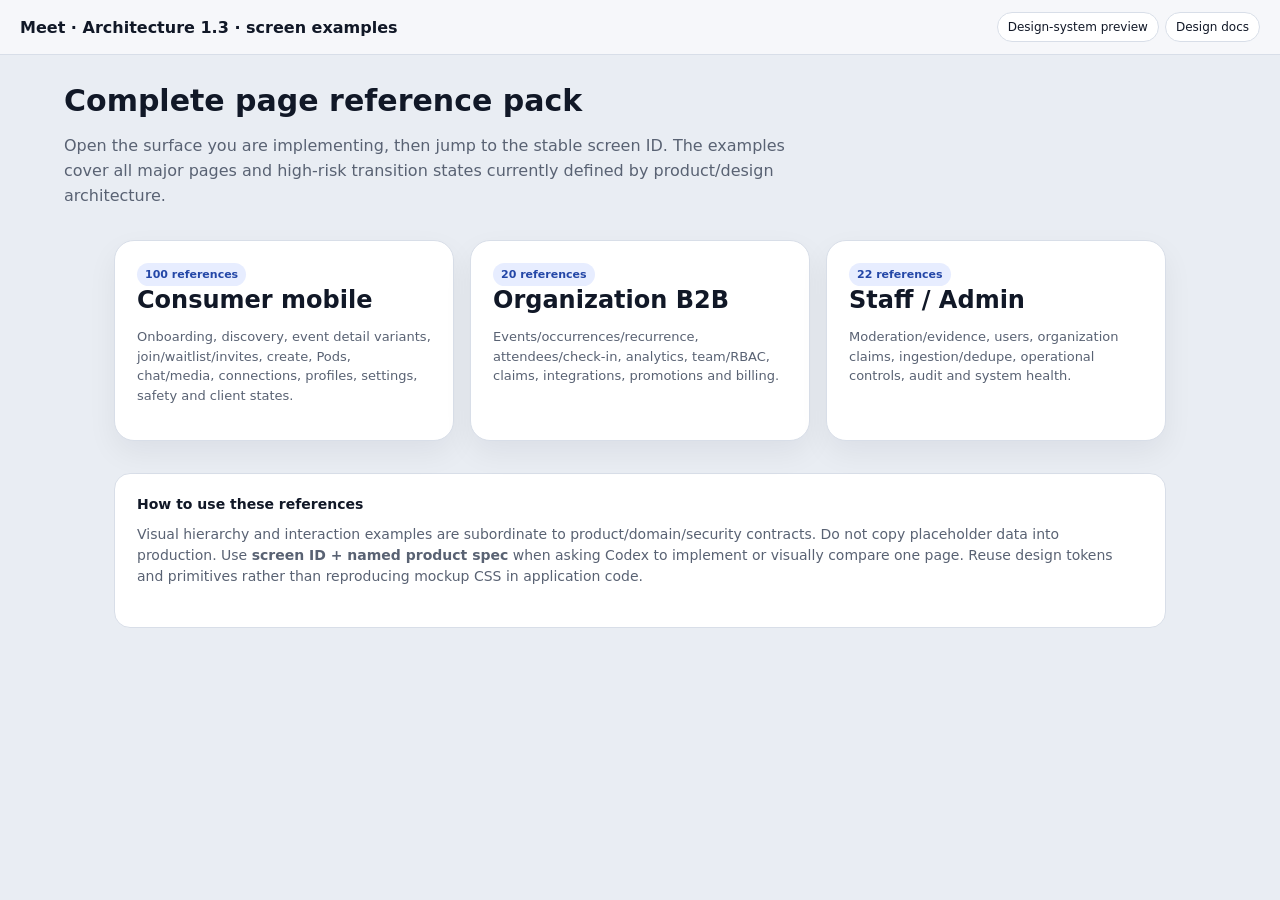
<file: design/screens/index.html>
<!doctype html><html lang="en"><head><meta charset="utf-8"><meta name="viewport" content="width=device-width,initial-scale=1"><title>Meet · Screen Reference Pack</title><link rel="stylesheet" href="prototype.css"><style>.index-grid{max-width:1100px;margin:32px auto;padding:0 24px;display:grid;grid-template-columns:repeat(3,1fr);gap:16px}.index-card{background:#fff;border:1px solid #D8DEE8;border-radius:20px;padding:22px;text-decoration:none;box-shadow:0 12px 30px rgba(17,24,39,.06)}.index-card h2{margin:0 0 7px}.index-card p{color:#596273;font-size:13px;line-height:1.5}.count{display:inline-flex;padding:5px 8px;border-radius:999px;background:#e7edff;color:#2447a7;font-size:11px;font-weight:800}.rules{max-width:1100px;margin:24px auto 60px;padding:0 24px}.rules .panel{padding:22px}@media(max-width:800px){.index-grid{grid-template-columns:1fr}}</style></head><body><header class="docbar"><h1>Meet · Architecture 1.3 · screen examples</h1><div class="nav"><a href="../DESIGN_SYSTEM_PREVIEW.html">Design-system preview</a><a href="../../docs/design-docs/index.md">Design docs</a></div></header><div class="intro"><h2>Complete page reference pack</h2><p>Open the surface you are implementing, then jump to the stable screen ID. The examples cover all major pages and high-risk transition states currently defined by product/design architecture.</p></div><div class="index-grid"><a class="index-card" href="consumer.html"><span class="count">100 references</span><h2>Consumer mobile</h2><p>Onboarding, discovery, event detail variants, join/waitlist/invites, create, Pods, chat/media, connections, profiles, settings, safety and client states.</p></a><a class="index-card" href="b2b.html"><span class="count">20 references</span><h2>Organization B2B</h2><p>Events/occurrences/recurrence, attendees/check-in, analytics, team/RBAC, claims, integrations, promotions and billing.</p></a><a class="index-card" href="admin.html"><span class="count">22 references</span><h2>Staff / Admin</h2><p>Moderation/evidence, users, organization claims, ingestion/dedupe, operational controls, audit and system health.</p></a></div><div class="rules"><div class="panel"><div class="panel-head"><h3>How to use these references</h3></div><p class="body-copy">Visual hierarchy and interaction examples are subordinate to product/domain/security contracts. Do not copy placeholder data into production. Use <strong>screen ID + named product spec</strong> when asking Codex to implement or visually compare one page. Reuse design tokens and primitives rather than reproducing mockup CSS in application code.</p></div></div></body></html>
</file>
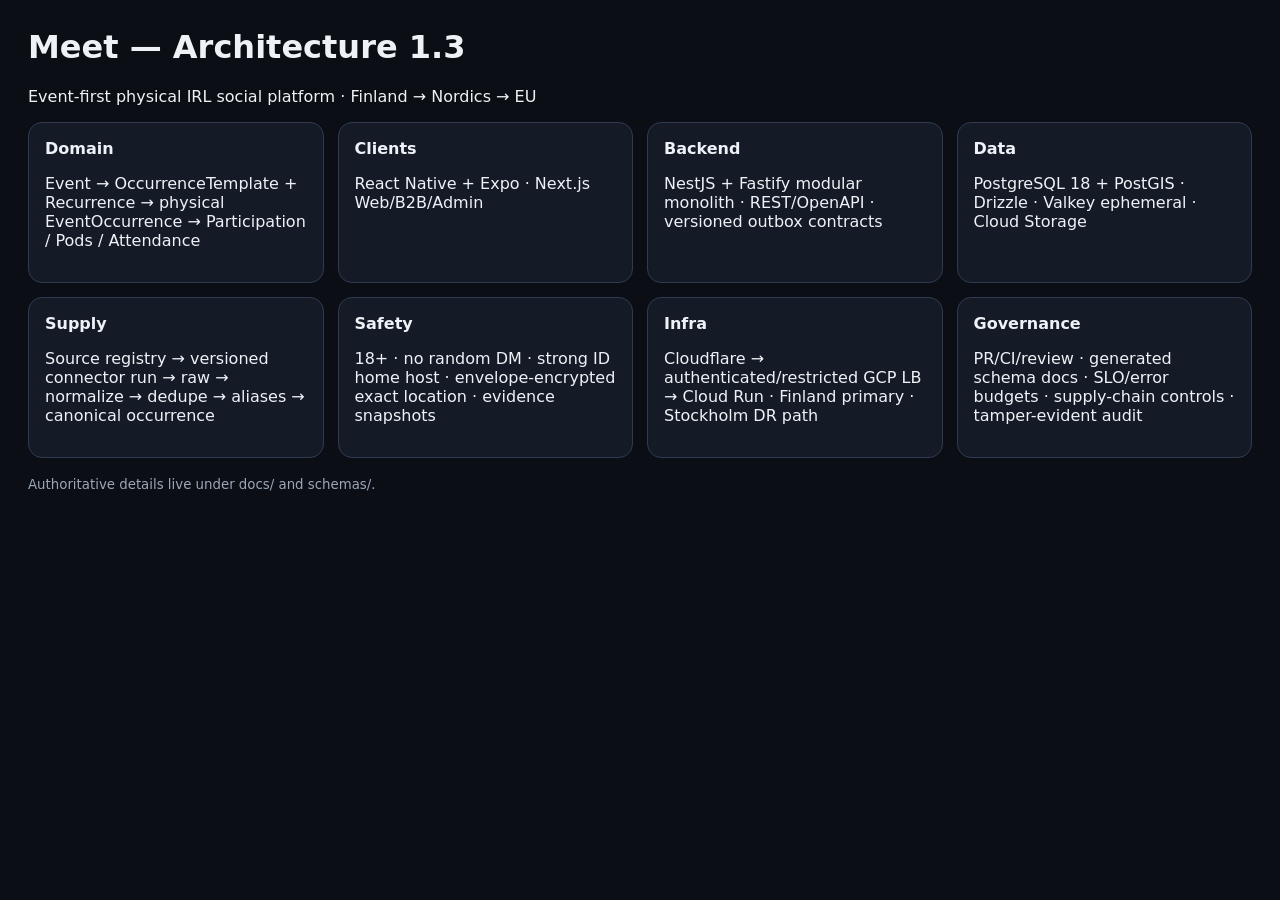
<file: MASTER_ARCHITECTURE_BOARD.html>
<!doctype html><html lang="ru"><head><meta charset="utf-8"><meta name="viewport" content="width=device-width,initial-scale=1"><title>Meet Architecture 1.3</title><style>body{font-family:system-ui;background:#0b0e14;color:#eef2f7;margin:0;padding:28px}h1{margin-top:0}.grid{display:grid;grid-template-columns:repeat(auto-fit,minmax(240px,1fr));gap:14px}.card{background:#141b27;border:1px solid #303b51;border-radius:14px;padding:16px}code{color:#a9c7ff}small{color:#9ba7b8}</style></head><body><h1>Meet — Architecture 1.3</h1><p>Event-first physical IRL social platform · Finland → Nordics → EU</p><div class="grid"><div class="card"><b>Domain</b><p>Event → OccurrenceTemplate + Recurrence → physical EventOccurrence → Participation / Pods / Attendance</p></div><div class="card"><b>Clients</b><p>React Native + Expo · Next.js Web/B2B/Admin</p></div><div class="card"><b>Backend</b><p>NestJS + Fastify modular monolith · REST/OpenAPI · versioned outbox contracts</p></div><div class="card"><b>Data</b><p>PostgreSQL 18 + PostGIS · Drizzle · Valkey ephemeral · Cloud Storage</p></div><div class="card"><b>Supply</b><p>Source registry → versioned connector run → raw → normalize → dedupe → aliases → canonical occurrence</p></div><div class="card"><b>Safety</b><p>18+ · no random DM · strong ID home host · envelope-encrypted exact location · evidence snapshots</p></div><div class="card"><b>Infra</b><p>Cloudflare → authenticated/restricted GCP LB → Cloud Run · Finland primary · Stockholm DR path</p></div><div class="card"><b>Governance</b><p>PR/CI/review · generated schema docs · SLO/error budgets · supply-chain controls · tamper-evident audit</p></div></div><p><small>Authoritative details live under docs/ and schemas/.</small></p></body></html>
</file>
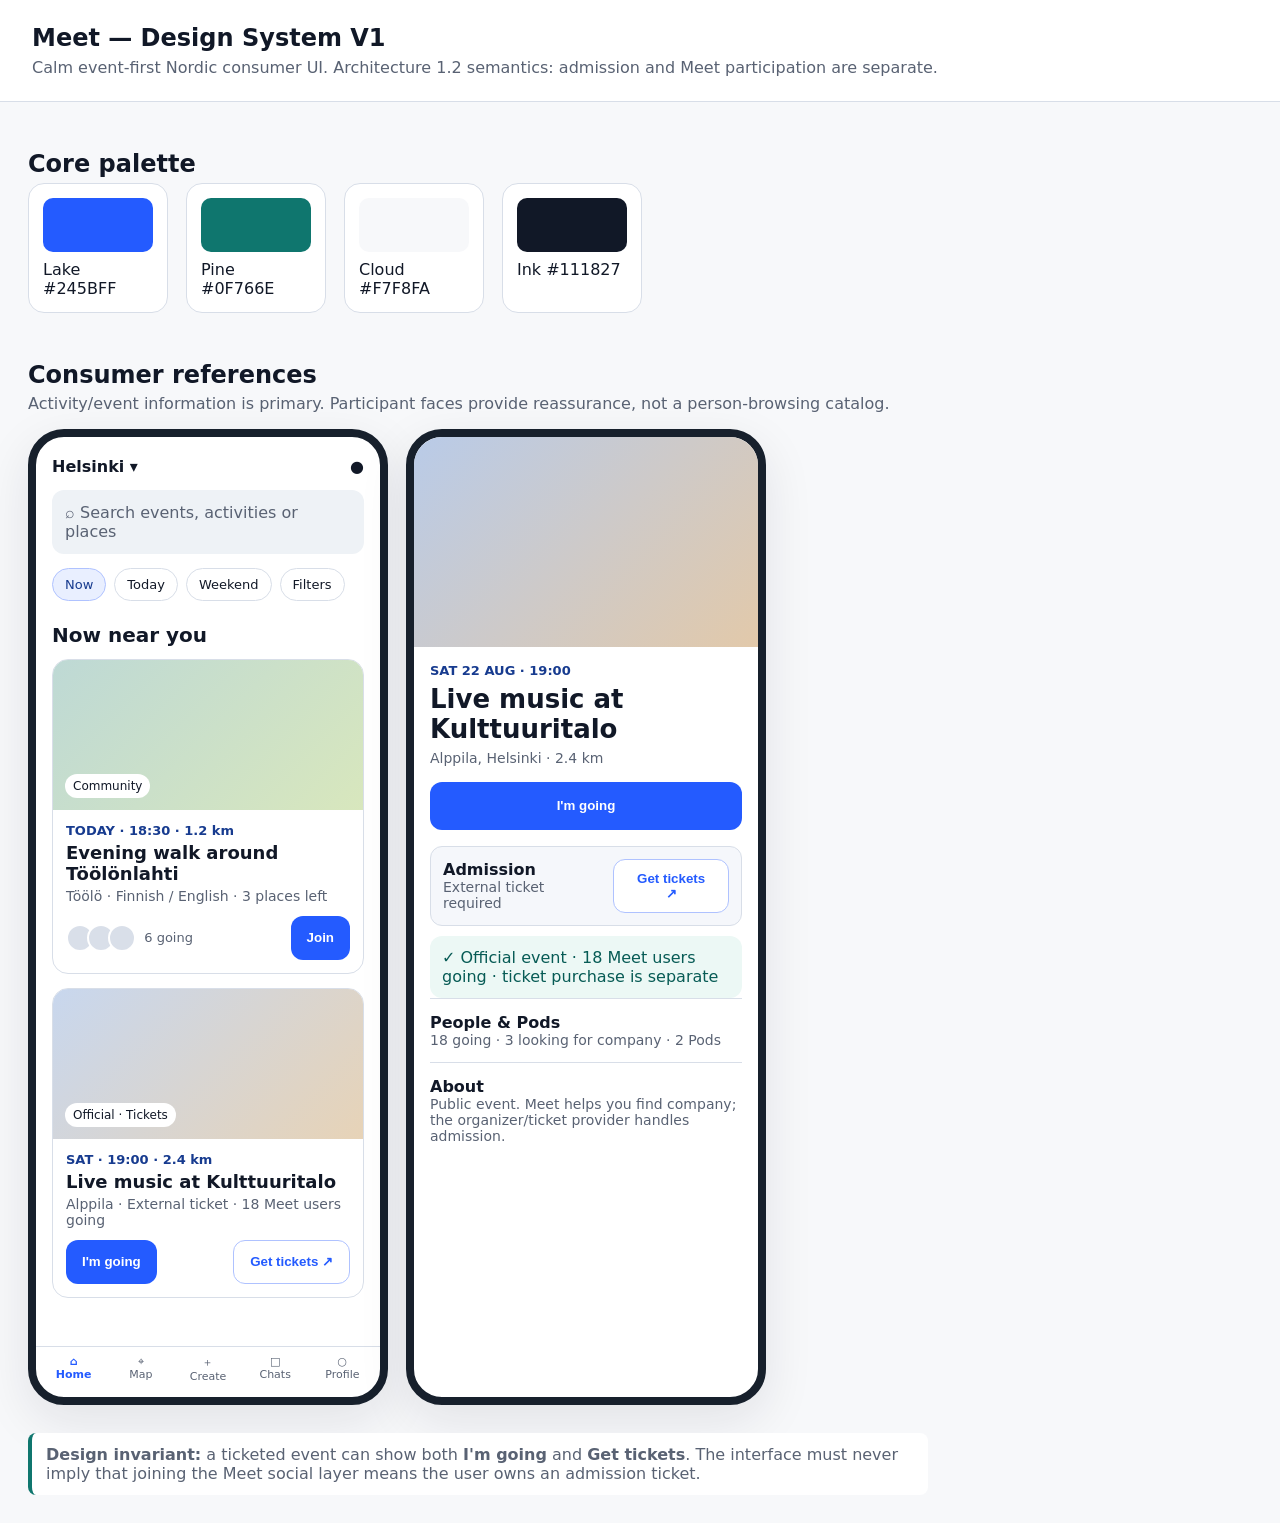
<file: design/DESIGN_SYSTEM_PREVIEW.html>
<!doctype html>
<html lang="en"><head><meta charset="utf-8"><meta name="viewport" content="width=device-width,initial-scale=1"><title>Meet Design System Preview</title>
<style>
:root{--bg:#F7F8FA;--surface:#fff;--text:#111827;--muted:#596273;--border:#D8DEE8;--primary:#245BFF;--accent:#0F766E;--mist:#EEF2F6;--soft:#E9EFFF}*{box-sizing:border-box}body{margin:0;background:var(--bg);color:var(--text);font-family:Inter,system-ui,sans-serif}header{padding:24px 32px;border-bottom:1px solid var(--border);background:#fff}header h1{margin:0;font-size:24px}header p{margin:6px 0 0;color:var(--muted)}main{padding:28px;display:grid;gap:28px}.tokens,.phones{display:flex;gap:18px;flex-wrap:wrap}.sw{width:140px;padding:14px;border-radius:16px;border:1px solid var(--border);background:#fff}.dot{height:54px;border-radius:10px;margin-bottom:8px}.phone{width:360px;min-height:720px;border:8px solid #17202c;border-radius:36px;background:#fff;overflow:hidden;box-shadow:0 16px 50px #10182818}.top{padding:20px 16px 10px}.row,.actions,.people{display:flex;justify-content:space-between;align-items:center;gap:8px}.loc{font-weight:600}.search{margin-top:14px;background:var(--mist);border-radius:12px;padding:13px;color:var(--muted)}.chips{display:flex;gap:8px;padding:4px 16px 14px;overflow:hidden}.chip{padding:8px 12px;border:1px solid var(--border);border-radius:999px;font-size:13px;white-space:nowrap}.chip.on{background:var(--soft);border-color:#AFC2FF;color:#173B8F}.section{padding:0 16px 16px}.section h2{font-size:20px;margin:8px 0 12px}.card{border:1px solid var(--border);border-radius:16px;overflow:hidden;background:#fff;margin-bottom:14px}.photo{height:150px;background:linear-gradient(135deg,#bed9d5,#d8e7bd);display:flex;align-items:end;padding:12px}.photo.ticket{background:linear-gradient(135deg,#c8d7ee,#e7d3b7)}.badge{background:#fff;padding:5px 8px;border-radius:999px;font-size:12px}.content{padding:13px}.time,.label{font-size:13px;color:#173B8F;font-weight:700}.title{font-size:18px;font-weight:700;margin:4px 0}.meta{font-size:14px;color:var(--muted)}.people{margin-top:12px}.faces{display:flex;align-items:center;color:var(--muted);font-size:13px}.face{width:28px;height:28px;border-radius:50%;background:#d9dfe9;border:2px solid #fff;margin-left:-7px}.face:first-child{margin-left:0}.btn{border:0;background:var(--primary);color:#fff;font-weight:700;padding:11px 16px;border-radius:12px;min-height:44px}.btn.secondary{background:#fff;color:var(--primary);border:1px solid #AFC2FF}.btn.full{width:100%;height:48px}.hero{height:210px;background:linear-gradient(135deg,#b9d4e8,#d6c8ad)}.hero.ticket{background:linear-gradient(135deg,#b9cbe8,#e2c9aa)}.detail{padding:16px}.detail h2{font-size:26px;margin:6px 0}.info{border-top:1px solid var(--border);padding:14px 0}.trust{background:#ECF8F5;border-radius:12px;padding:12px;color:#075B55}.admission{background:#F5F7FB;border:1px solid var(--border);border-radius:12px;padding:12px;margin:10px 0}.nav{margin-top:18px;border-top:1px solid var(--border);display:grid;grid-template-columns:repeat(5,1fr);padding:8px 4px 14px;font-size:11px;color:var(--muted);text-align:center}.nav b{color:var(--primary)}section>h2{margin-bottom:5px}section>p{margin-top:0;color:var(--muted);max-width:900px}.note{padding:12px 14px;border-left:4px solid var(--accent);background:#fff;border-radius:8px;color:var(--muted);max-width:900px}
</style></head><body>
<header><h1>Meet — Design System V1</h1><p>Calm event-first Nordic consumer UI. Architecture 1.2 semantics: admission and Meet participation are separate.</p></header>
<main>
<section><h2>Core palette</h2><div class="tokens"><div class="sw"><div class="dot" style="background:#245BFF"></div>Lake #245BFF</div><div class="sw"><div class="dot" style="background:#0F766E"></div>Pine #0F766E</div><div class="sw"><div class="dot" style="background:#F7F8FA"></div>Cloud #F7F8FA</div><div class="sw"><div class="dot" style="background:#111827"></div>Ink #111827</div></div></section>
<section><h2>Consumer references</h2><p>Activity/event information is primary. Participant faces provide reassurance, not a person-browsing catalog.</p><div class="phones">
<div class="phone"><div class="top"><div class="row"><span class="loc">Helsinki ▾</span><span>●</span></div><div class="search">⌕ Search events, activities or places</div></div><div class="chips"><span class="chip on">Now</span><span class="chip">Today</span><span class="chip">Weekend</span><span class="chip">Filters</span></div><div class="section"><h2>Now near you</h2>
<div class="card"><div class="photo"><span class="badge">Community</span></div><div class="content"><div class="time">TODAY · 18:30 · 1.2 km</div><div class="title">Evening walk around Töölönlahti</div><div class="meta">Töölö · Finnish / English · 3 places left</div><div class="people"><div class="faces"><span class="face"></span><span class="face"></span><span class="face"></span>&nbsp; 6 going</div><button class="btn">Join</button></div></div></div>
<div class="card"><div class="photo ticket"><span class="badge">Official · Tickets</span></div><div class="content"><div class="time">SAT · 19:00 · 2.4 km</div><div class="title">Live music at Kulttuuritalo</div><div class="meta">Alppila · External ticket · 18 Meet users going</div><div class="actions" style="margin-top:12px"><button class="btn">I'm going</button><button class="btn secondary">Get tickets ↗</button></div></div></div>
</div><div class="nav"><b>⌂<br>Home</b><span>⌖<br>Map</span><span>＋<br>Create</span><span>□<br>Chats</span><span>○<br>Profile</span></div></div>
<div class="phone"><div class="hero ticket"></div><div class="detail"><div class="label">SAT 22 AUG · 19:00</div><h2>Live music at Kulttuuritalo</h2><div class="meta">Alppila, Helsinki · 2.4 km</div><div style="margin:16px 0"><button class="btn full">I'm going</button></div><div class="admission"><div class="row"><div><b>Admission</b><div class="meta">External ticket required</div></div><button class="btn secondary">Get tickets ↗</button></div></div><div class="trust">✓ Official event · 18 Meet users going · ticket purchase is separate</div><div class="info"><b>People & Pods</b><div class="meta">18 going · 3 looking for company · 2 Pods</div></div><div class="info"><b>About</b><div class="meta">Public event. Meet helps you find company; the organizer/ticket provider handles admission.</div></div></div></div>
</div></section>
<div class="note"><b>Design invariant:</b> a ticketed event can show both <b>I'm going</b> and <b>Get tickets</b>. The interface must never imply that joining the Meet social layer means the user owns an admission ticket.</div>
</main></body></html>
</file>
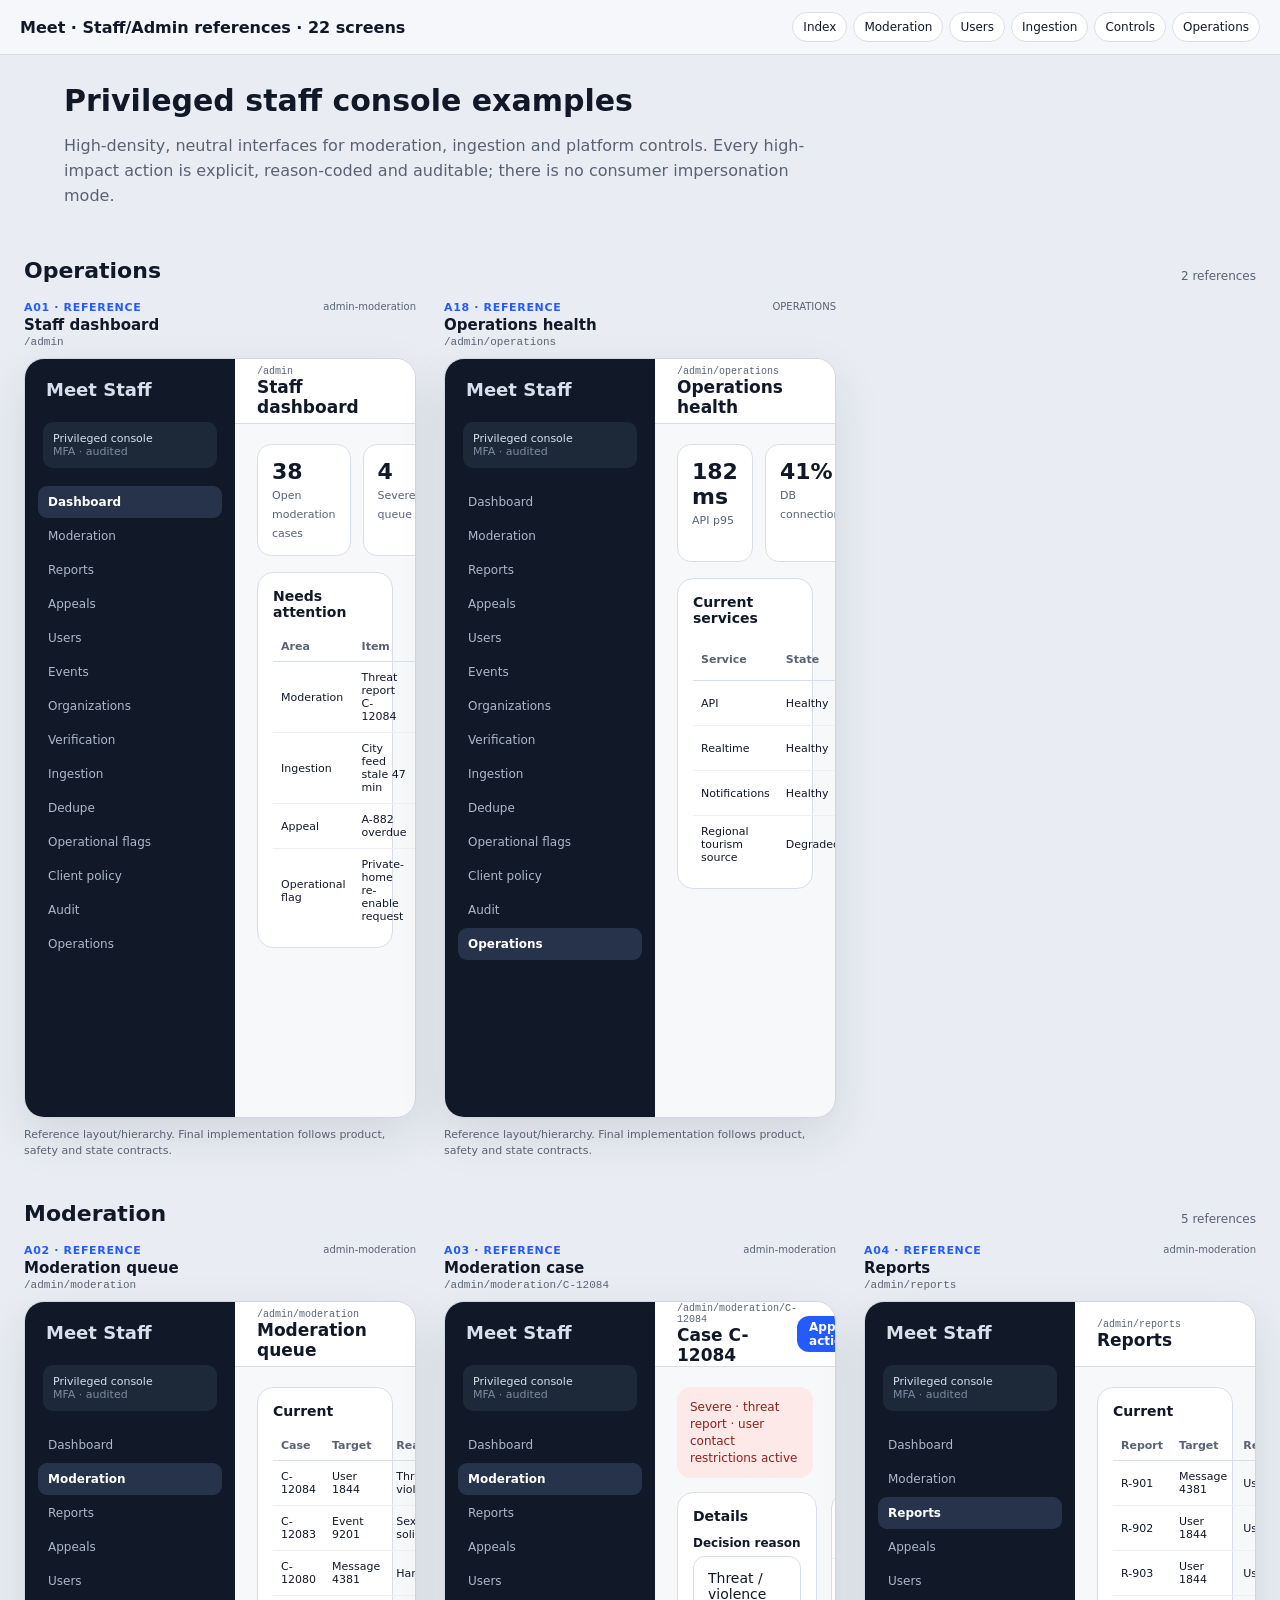
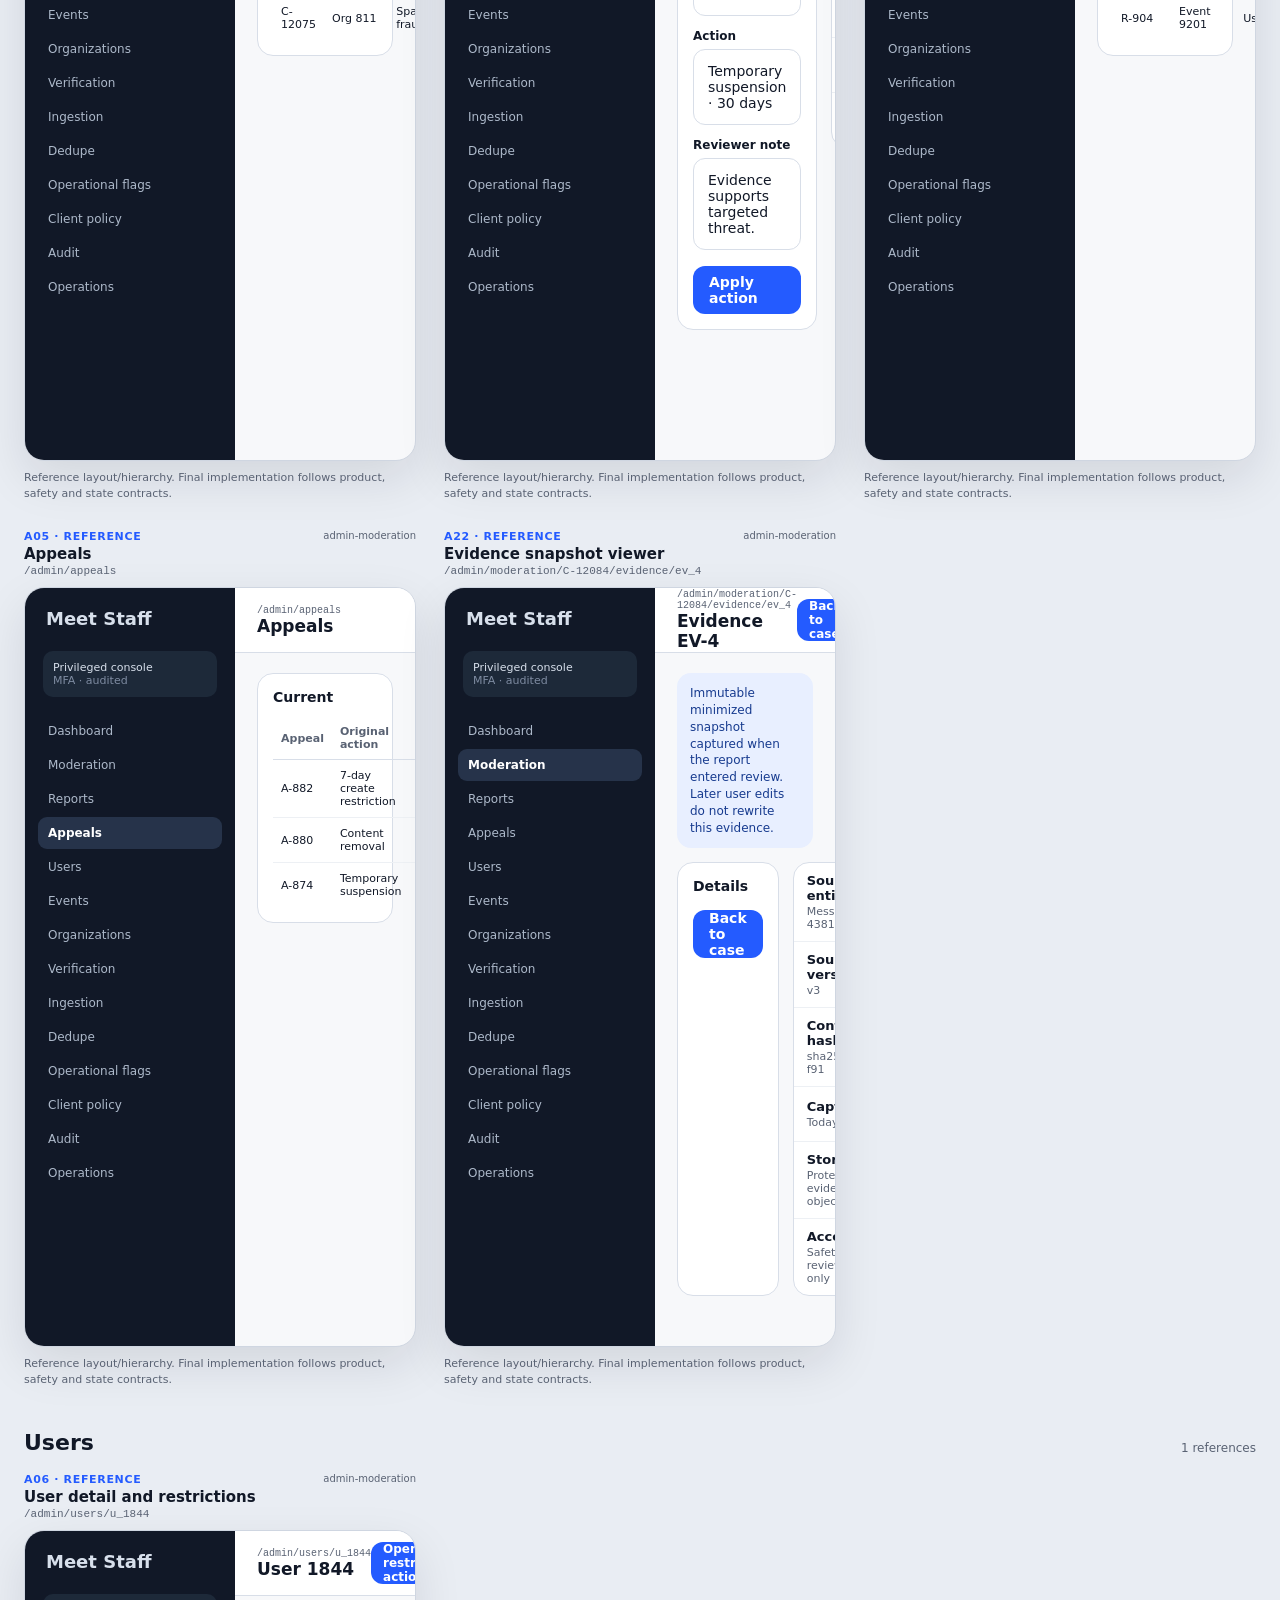
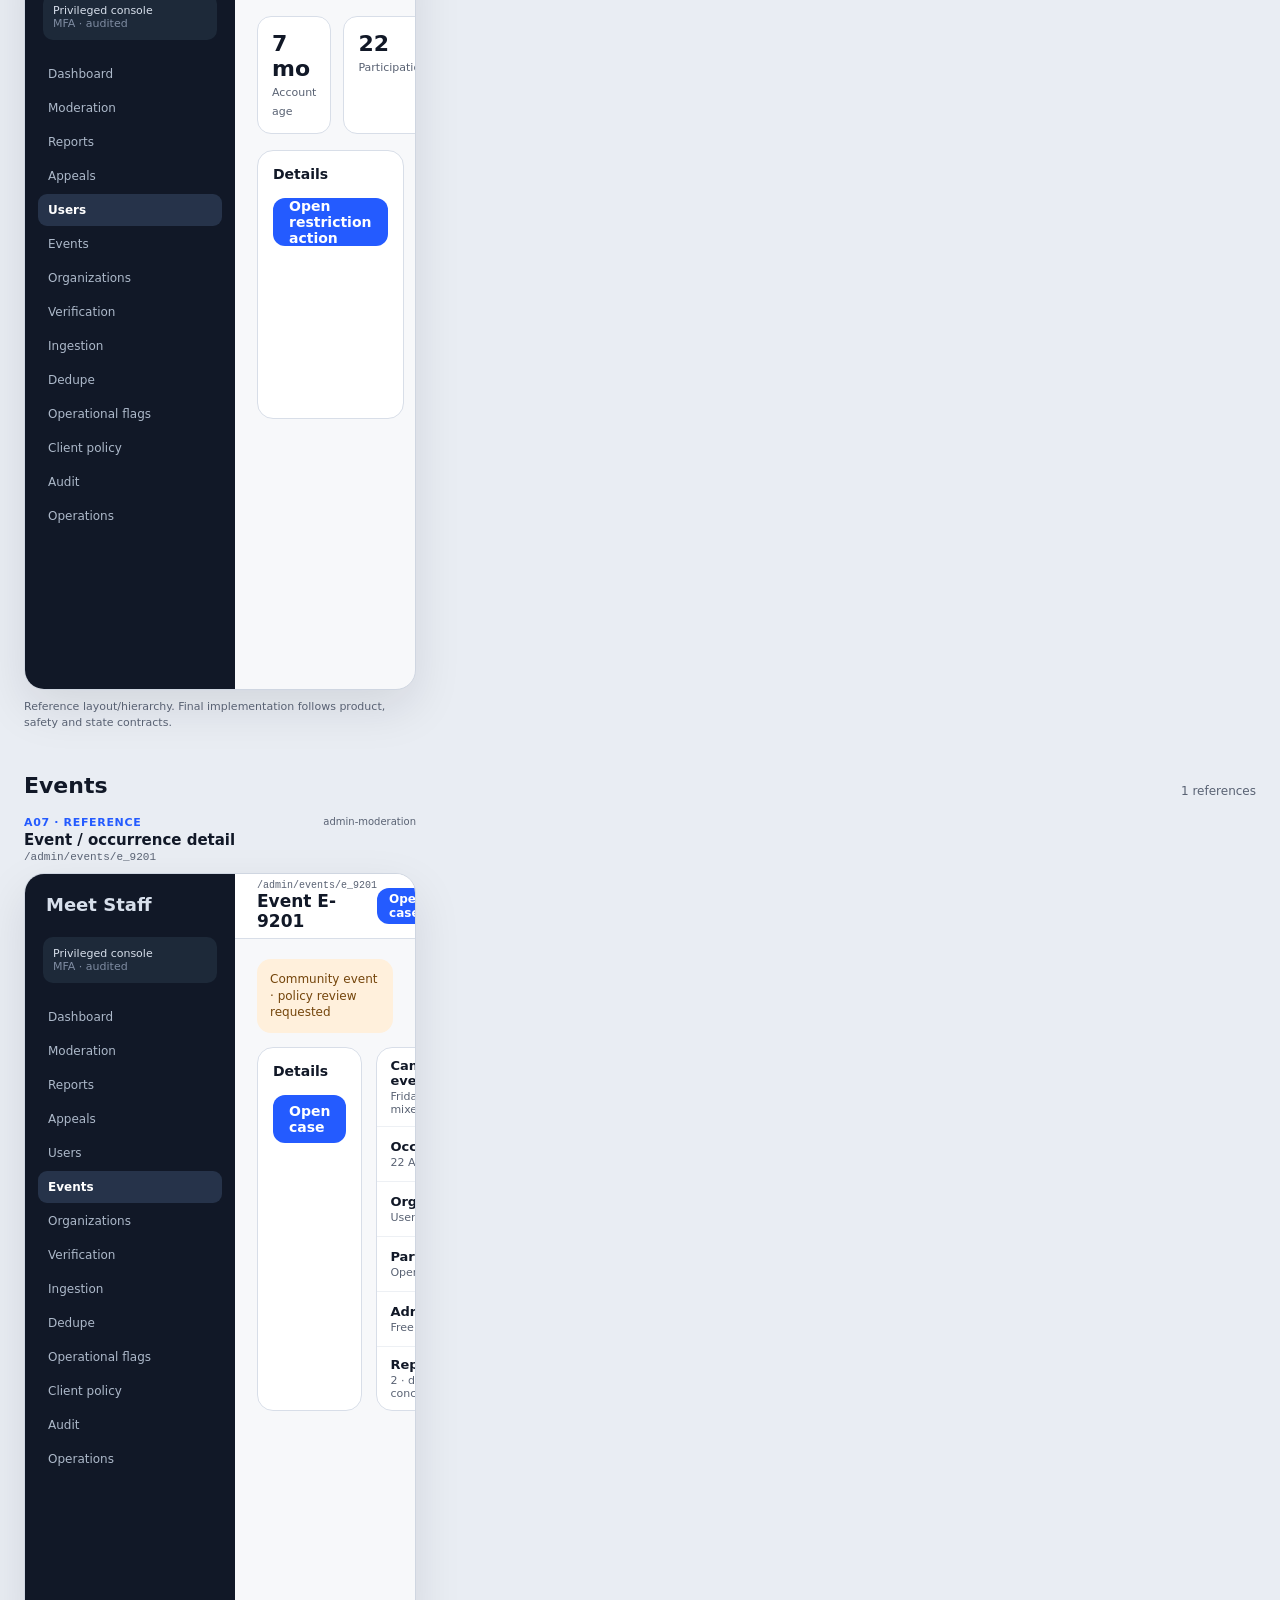
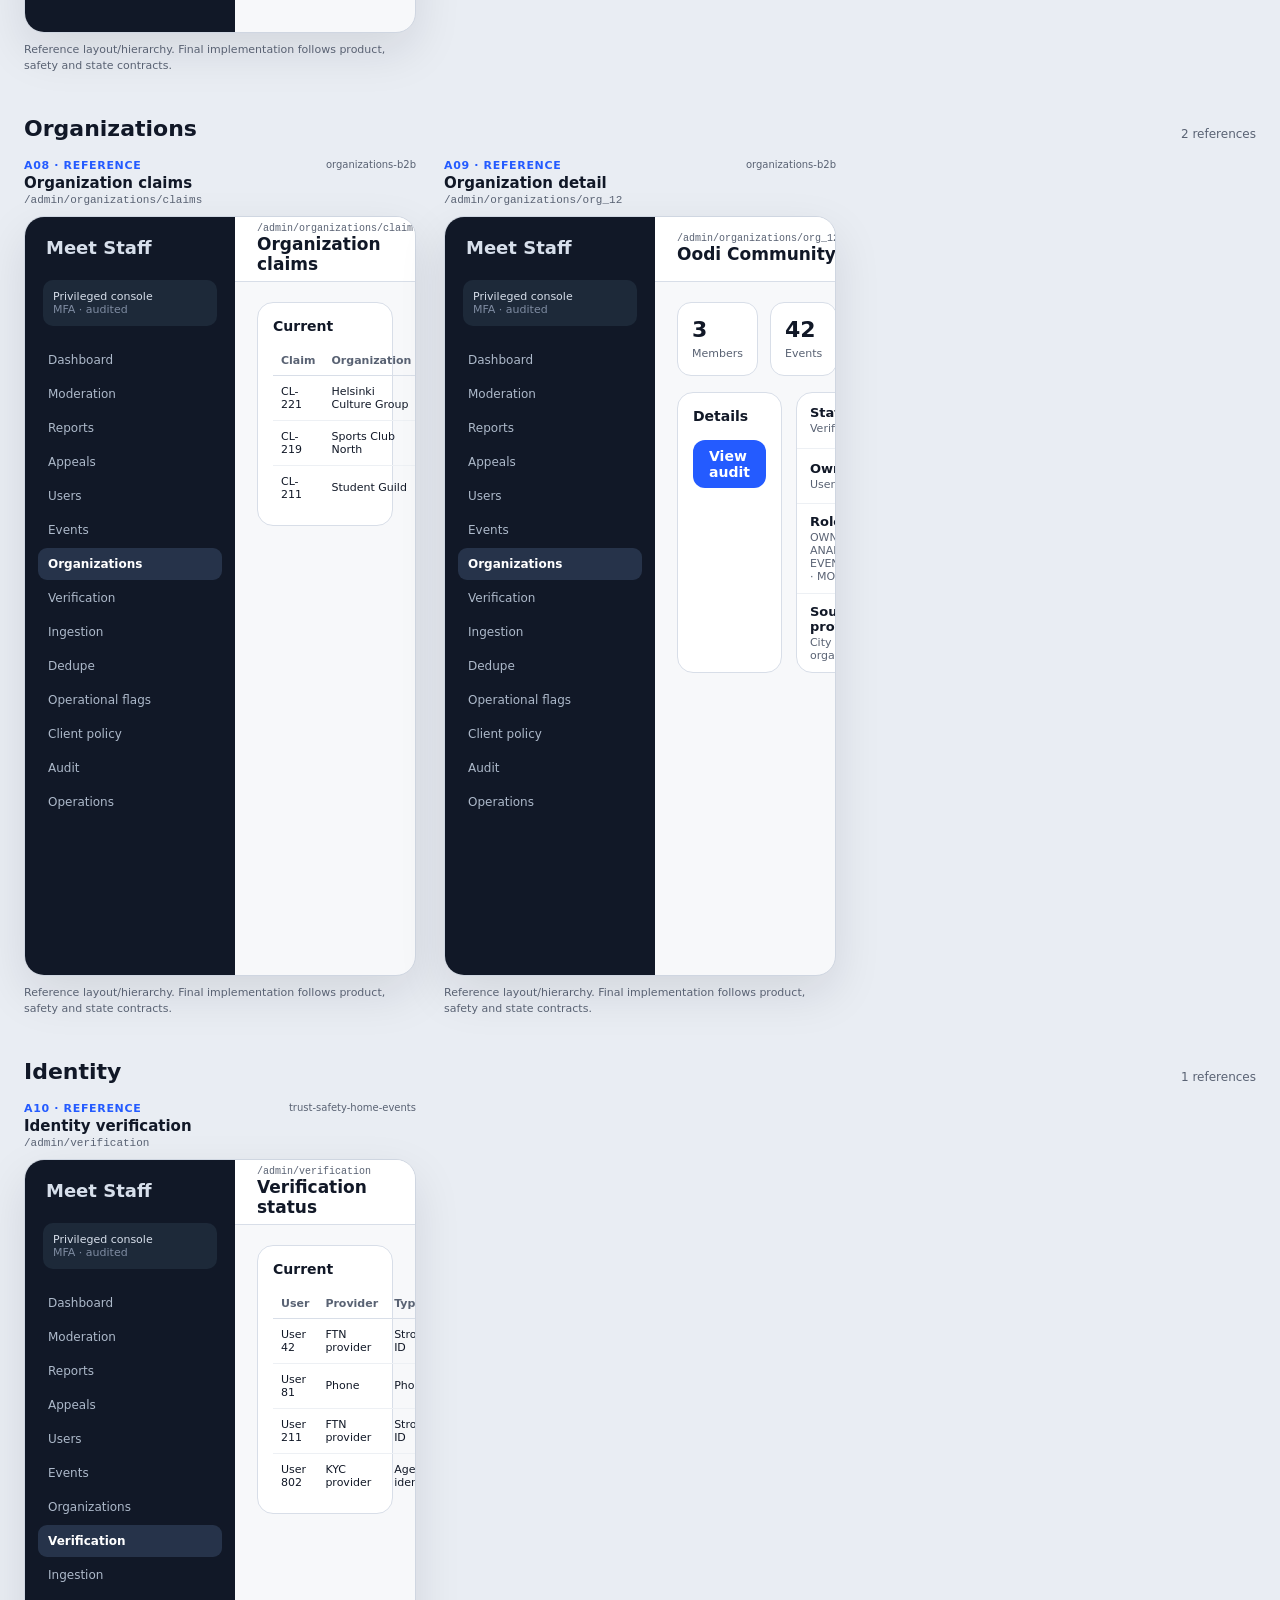
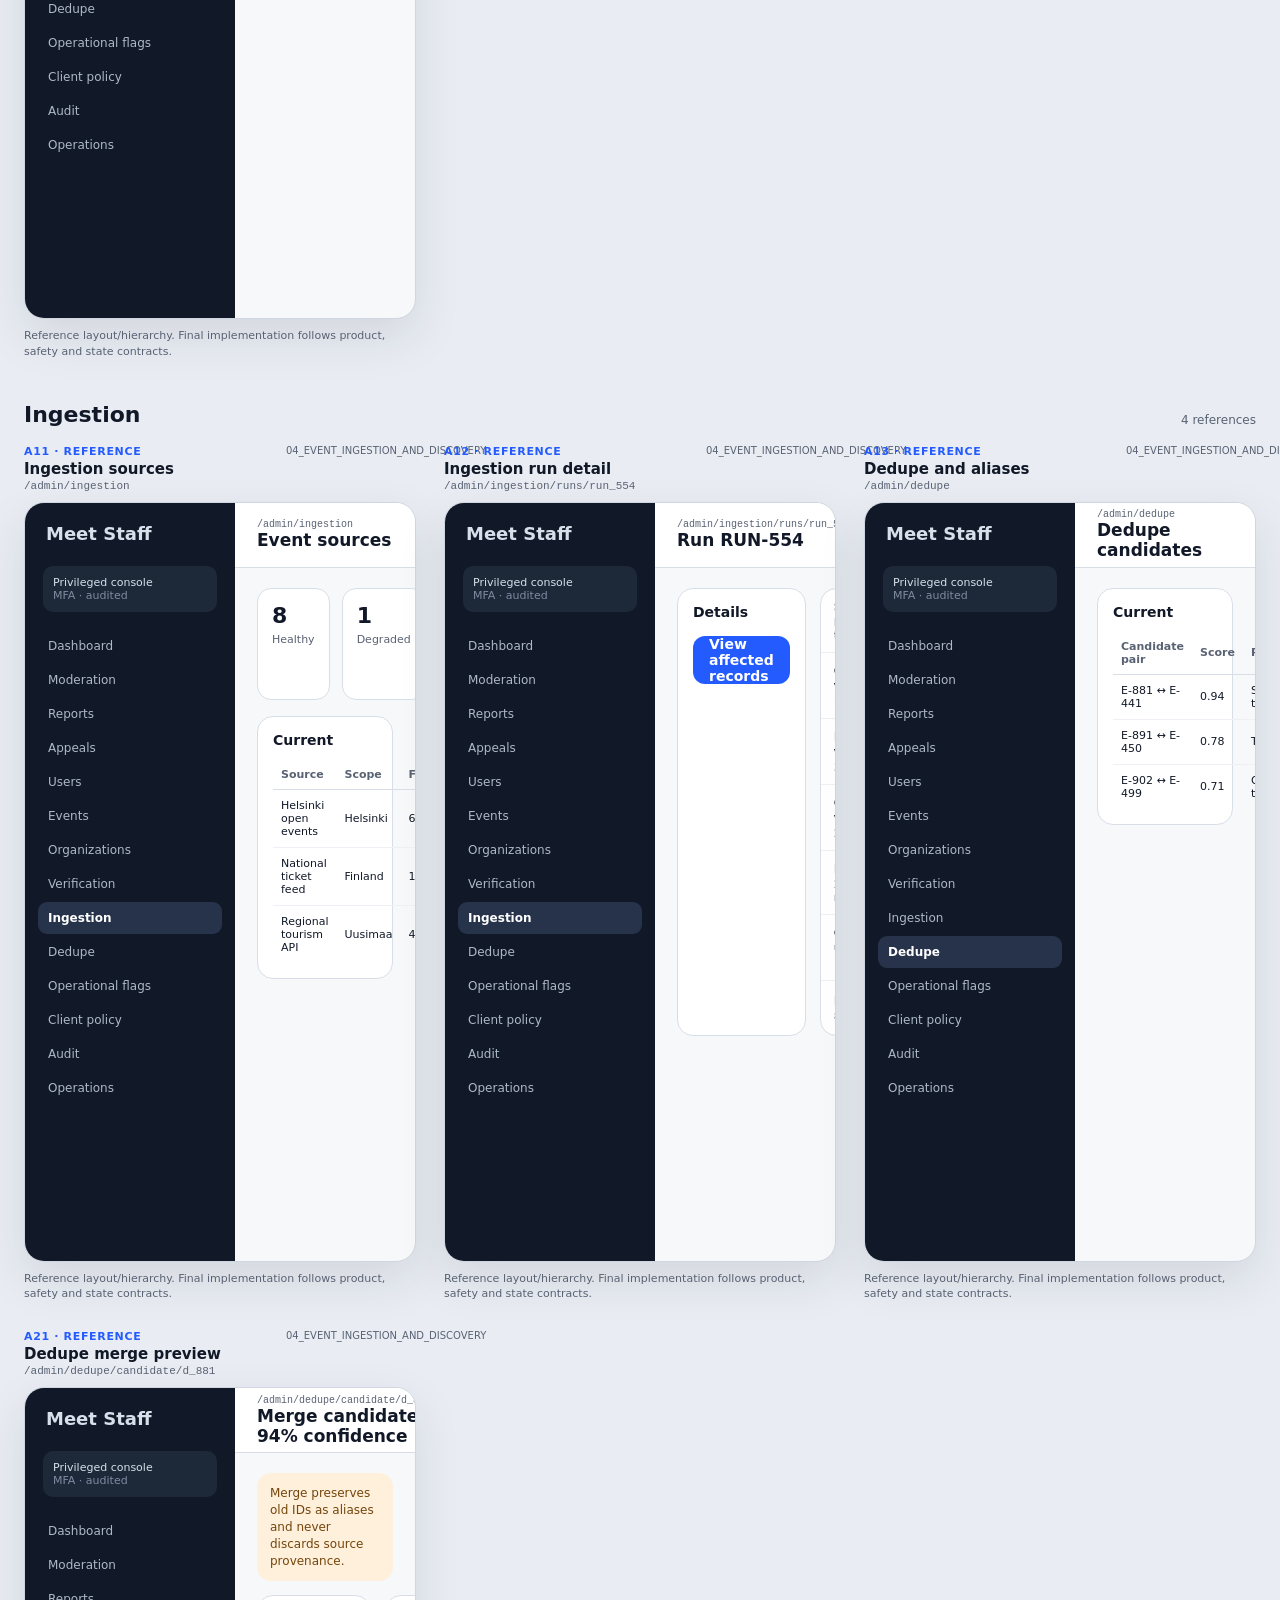
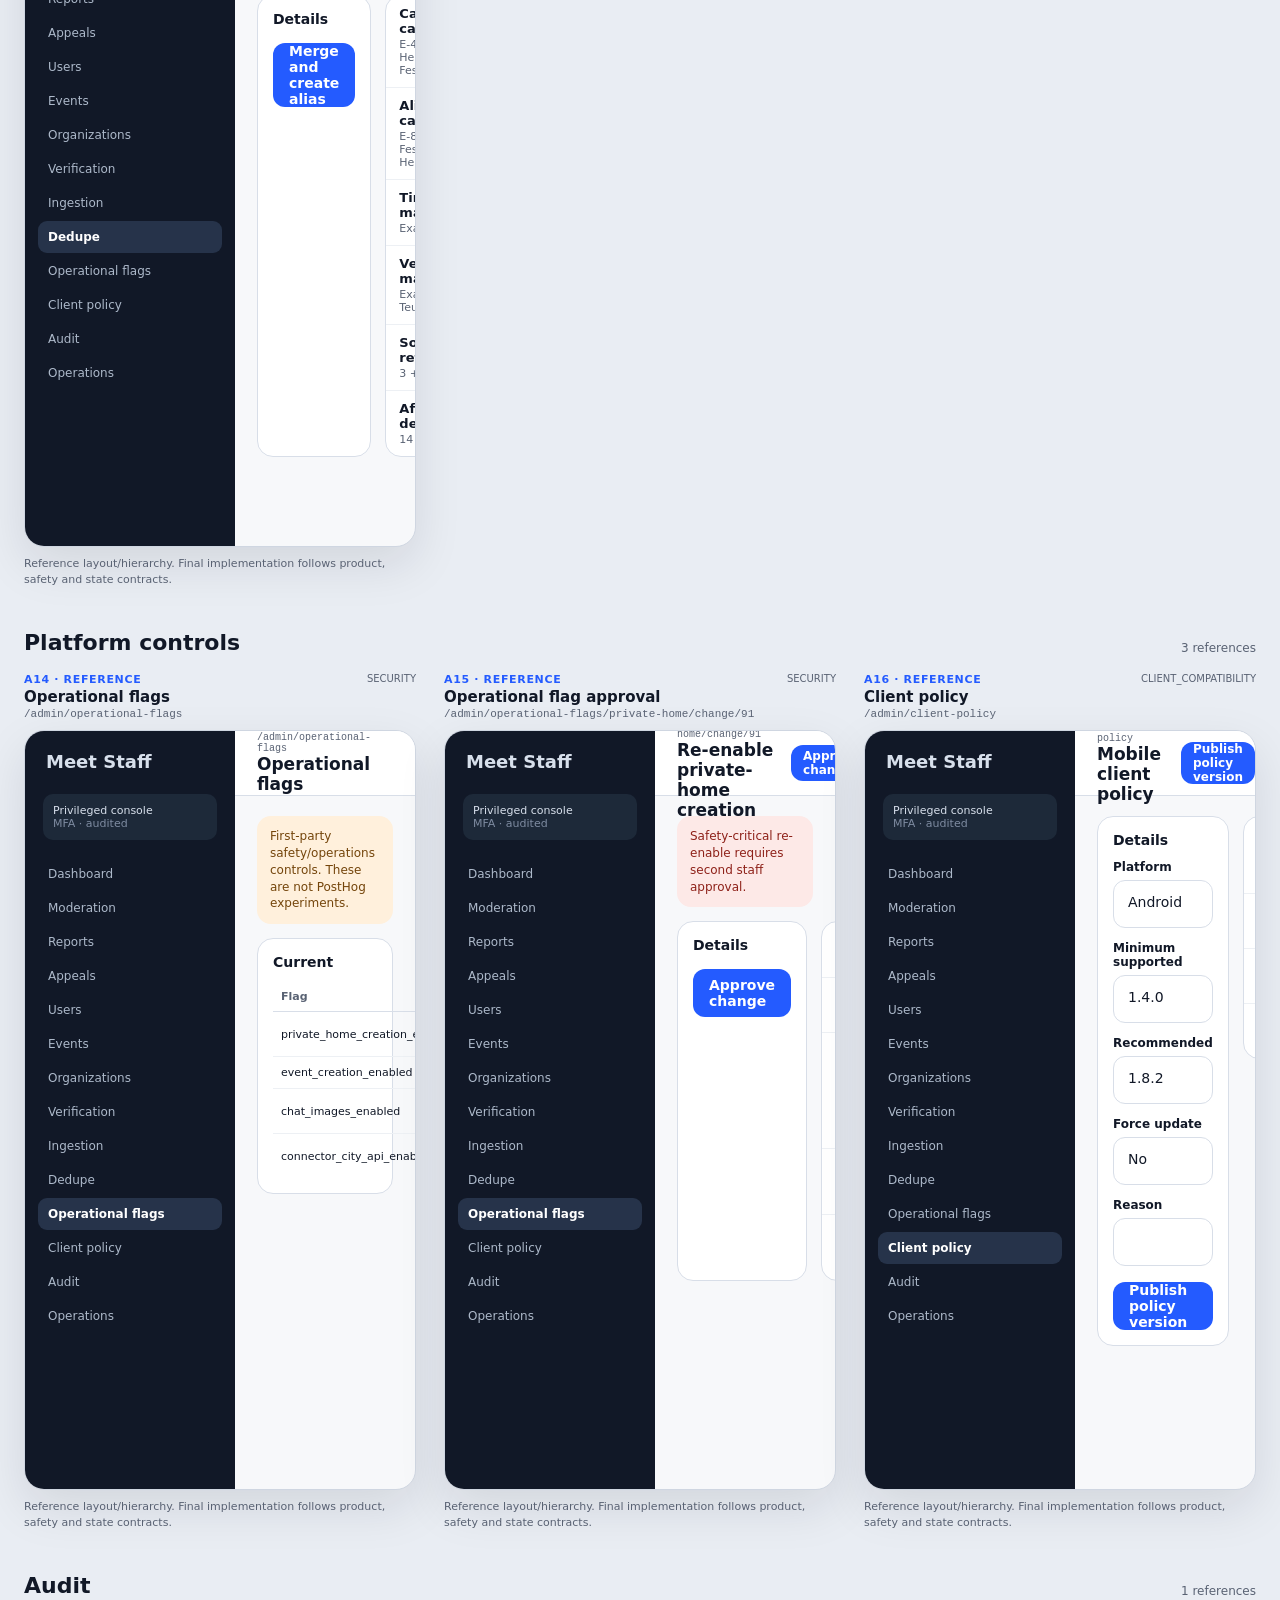
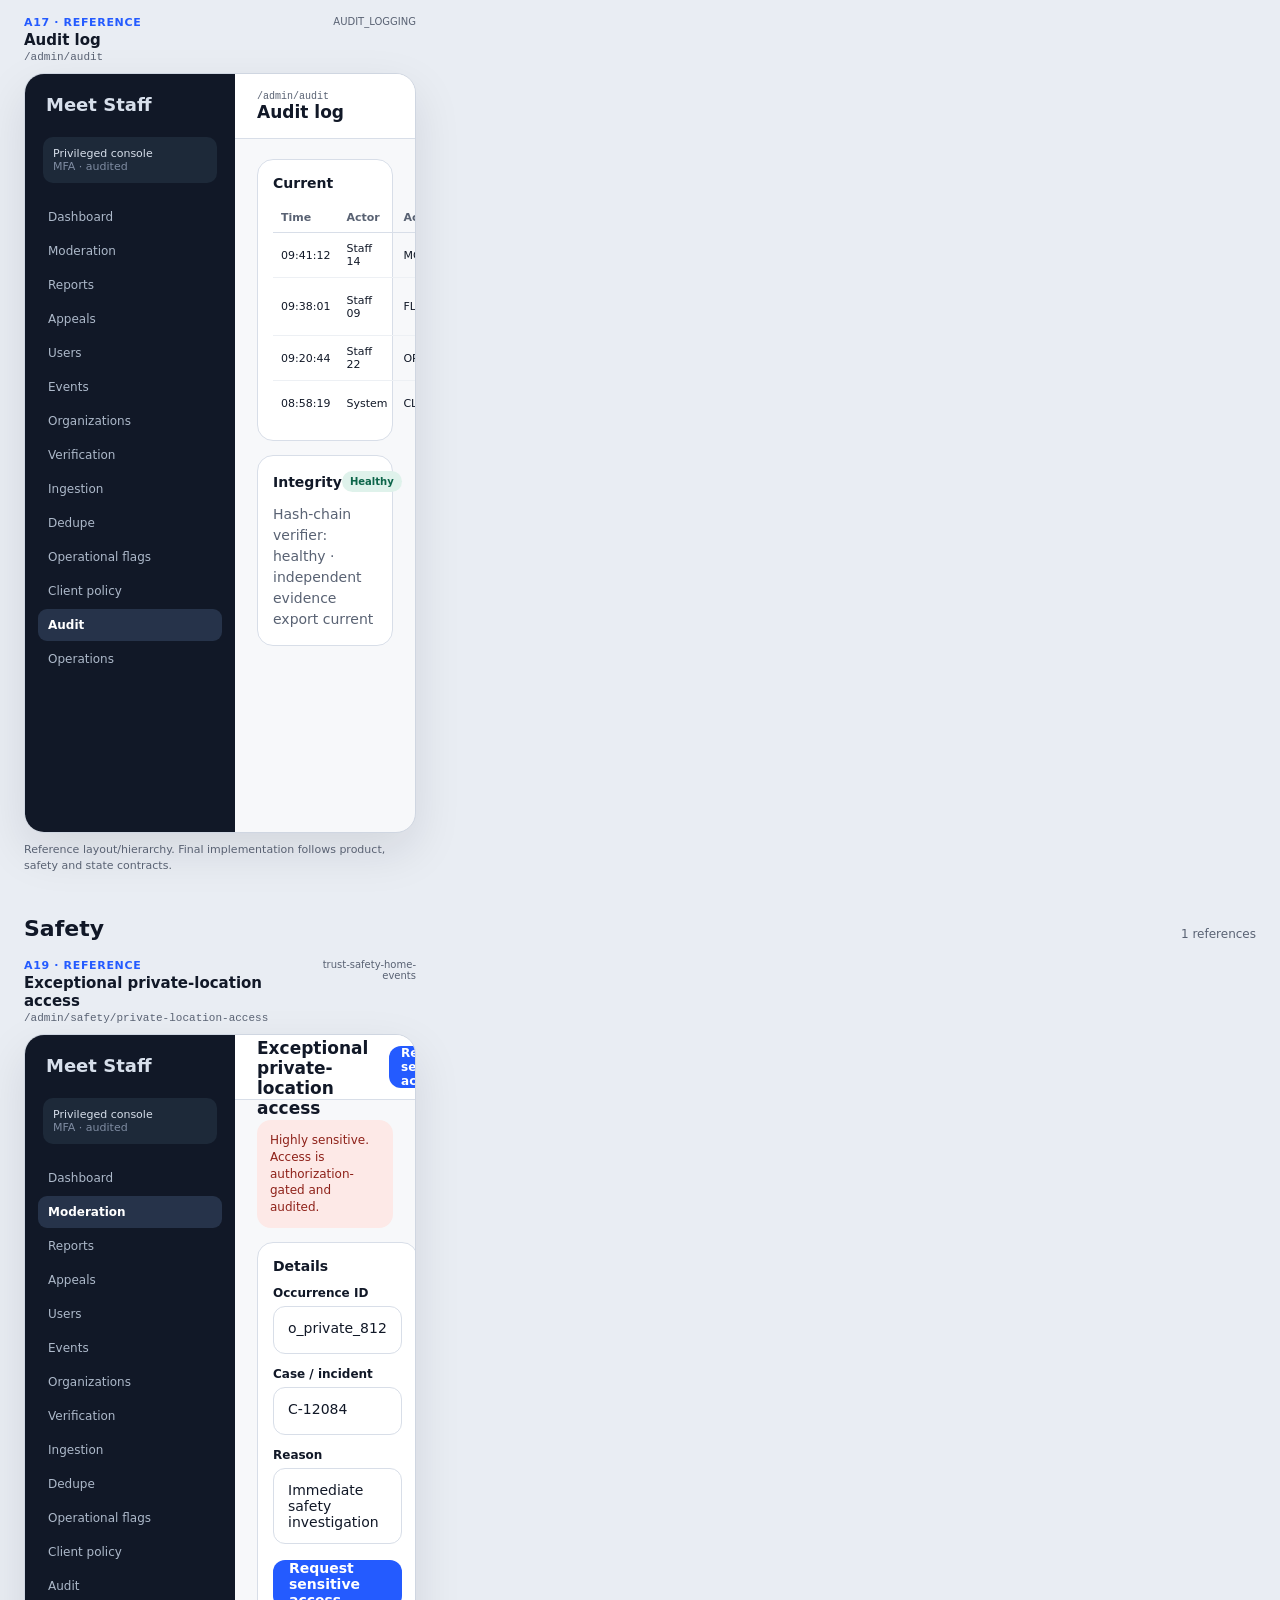
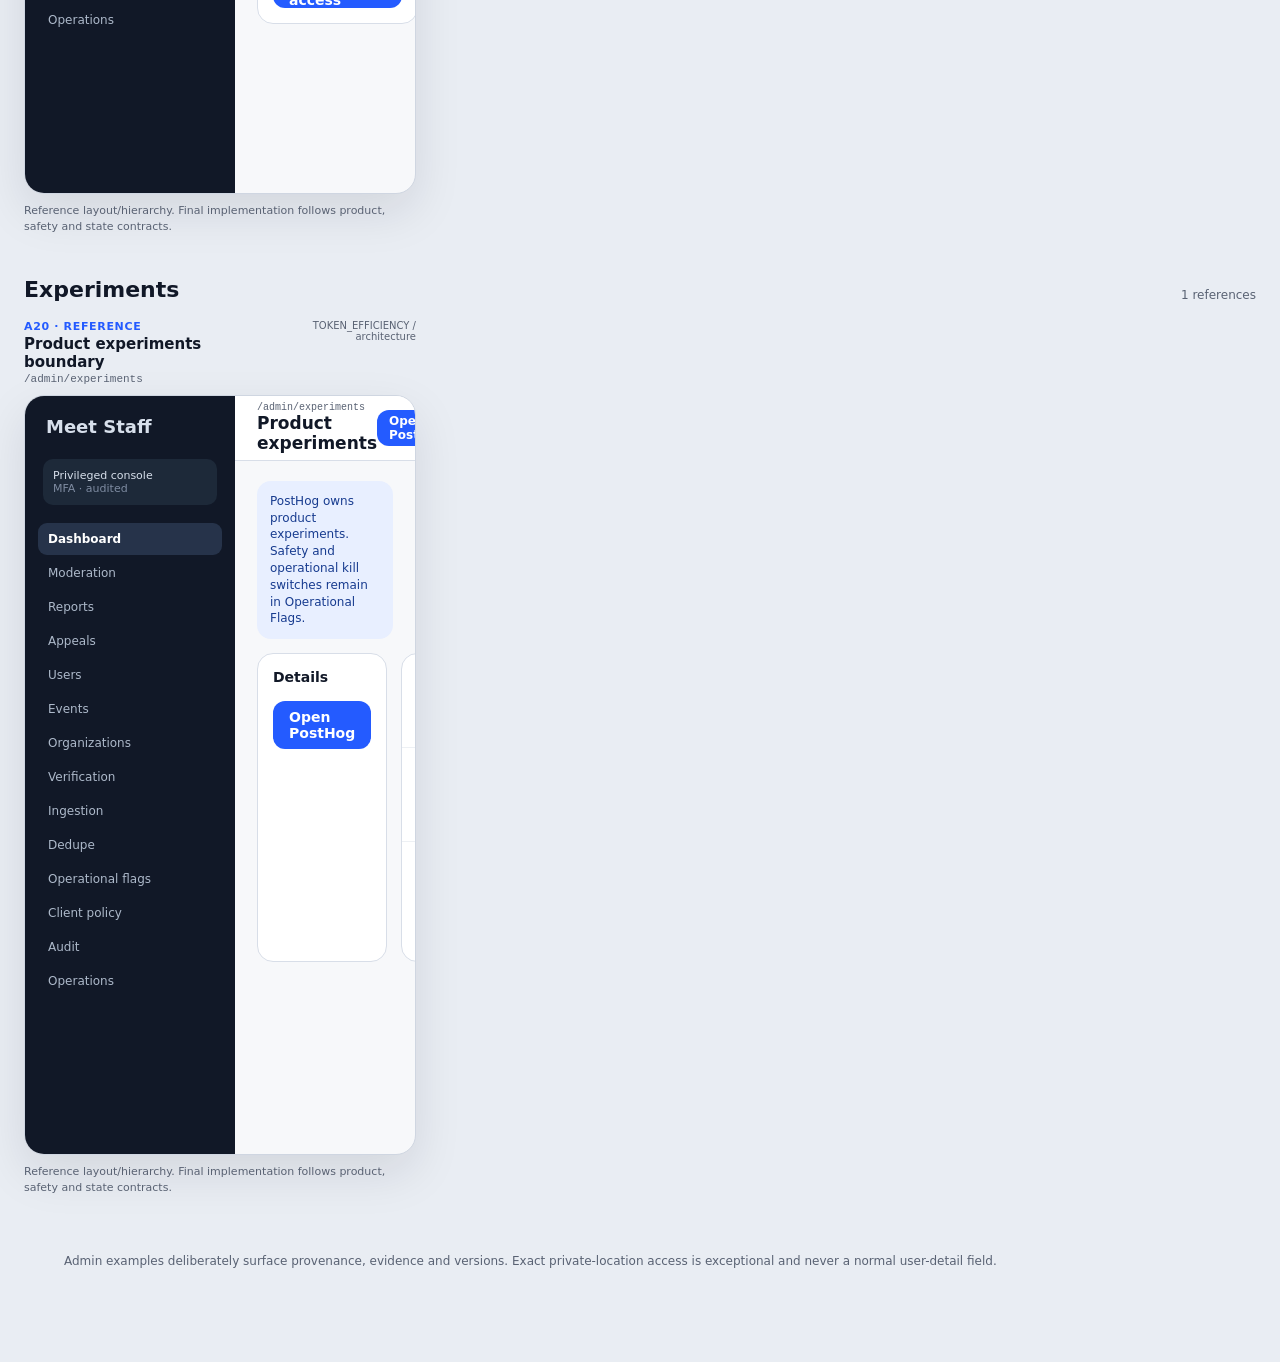
<file: design/screens/admin.html>
<!doctype html><html lang="en"><head><meta charset="utf-8"><meta name="viewport" content="width=device-width,initial-scale=1"><title>Meet · Admin Screen References</title><link rel="stylesheet" href="prototype.css"></head><body><header class="docbar"><h1>Meet · Staff/Admin references · <span data-count></span> screens</h1><div class="nav"><a href="index.html">Index</a><a href="#moderation">Moderation</a><a href="#users">Users</a><a href="#ingestion">Ingestion</a><a href="#platform-controls">Controls</a><a href="#operations">Operations</a></div></header><div class="intro"><h2>Privileged staff console examples</h2><p>High-density, neutral interfaces for moderation, ingestion and platform controls. Every high-impact action is explicit, reason-coded and auditable; there is no consumer impersonation mode.</p></div><main id="screens"></main><div class="footer-note">Admin examples deliberately surface provenance, evidence and versions. Exact private-location access is exceptional and never a normal user-detail field.</div><script src="prototype.js"></script><script src="admin-data.js"></script><script src="admin-variants-data.js"></script><script>MeetPrototype.mount('admin')</script></body></html>
</file>
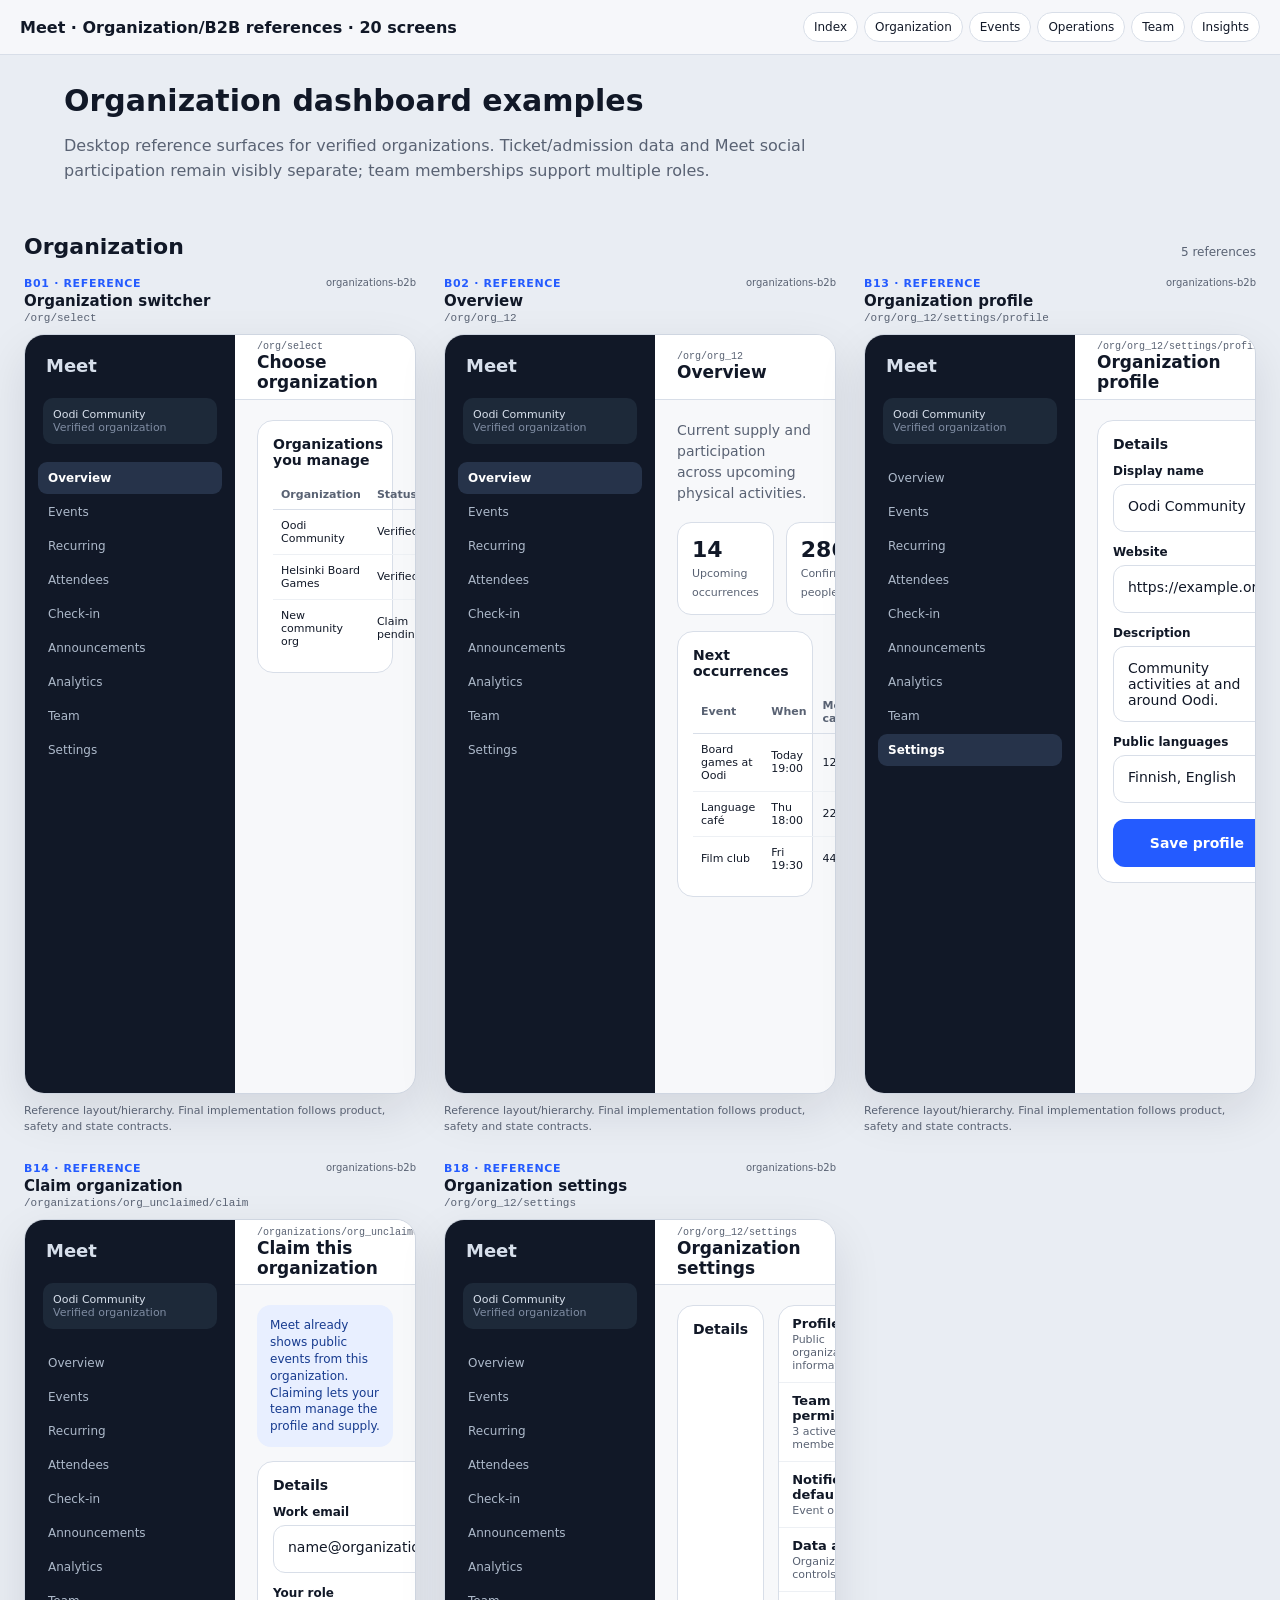
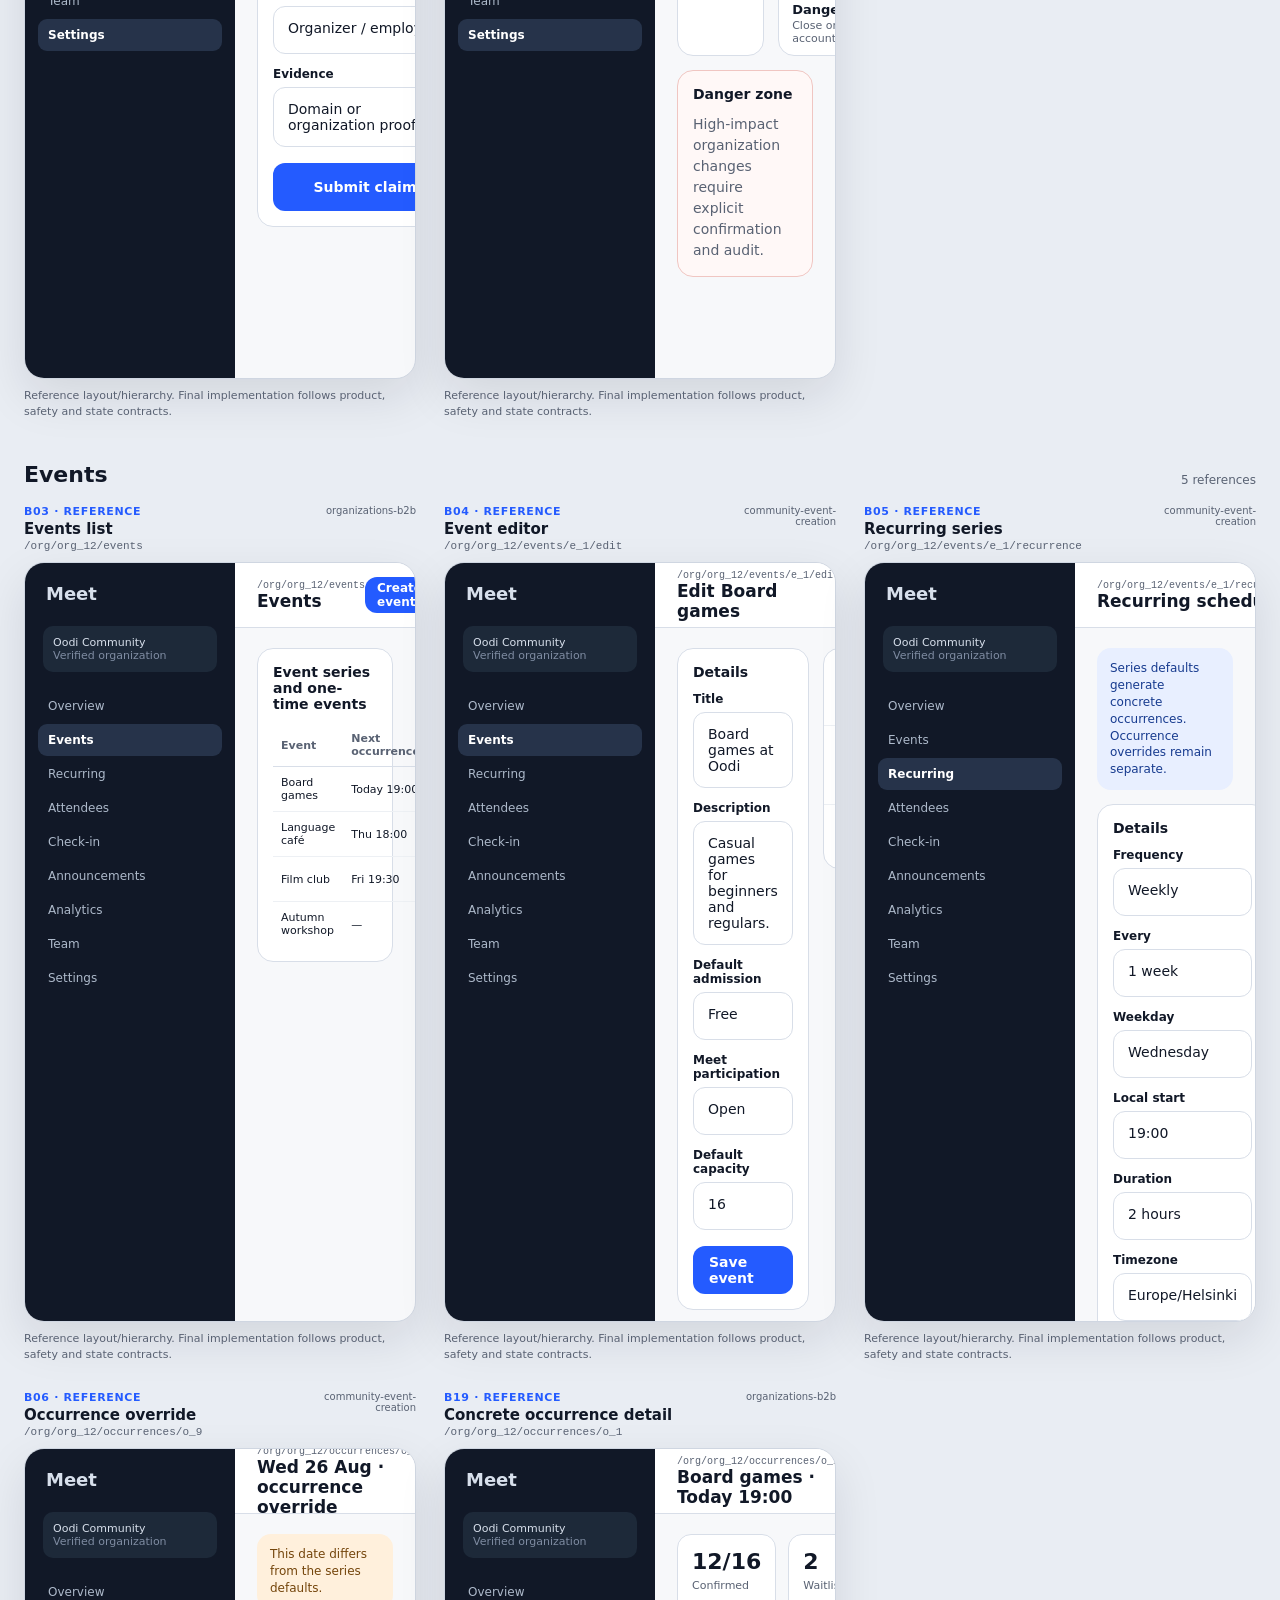
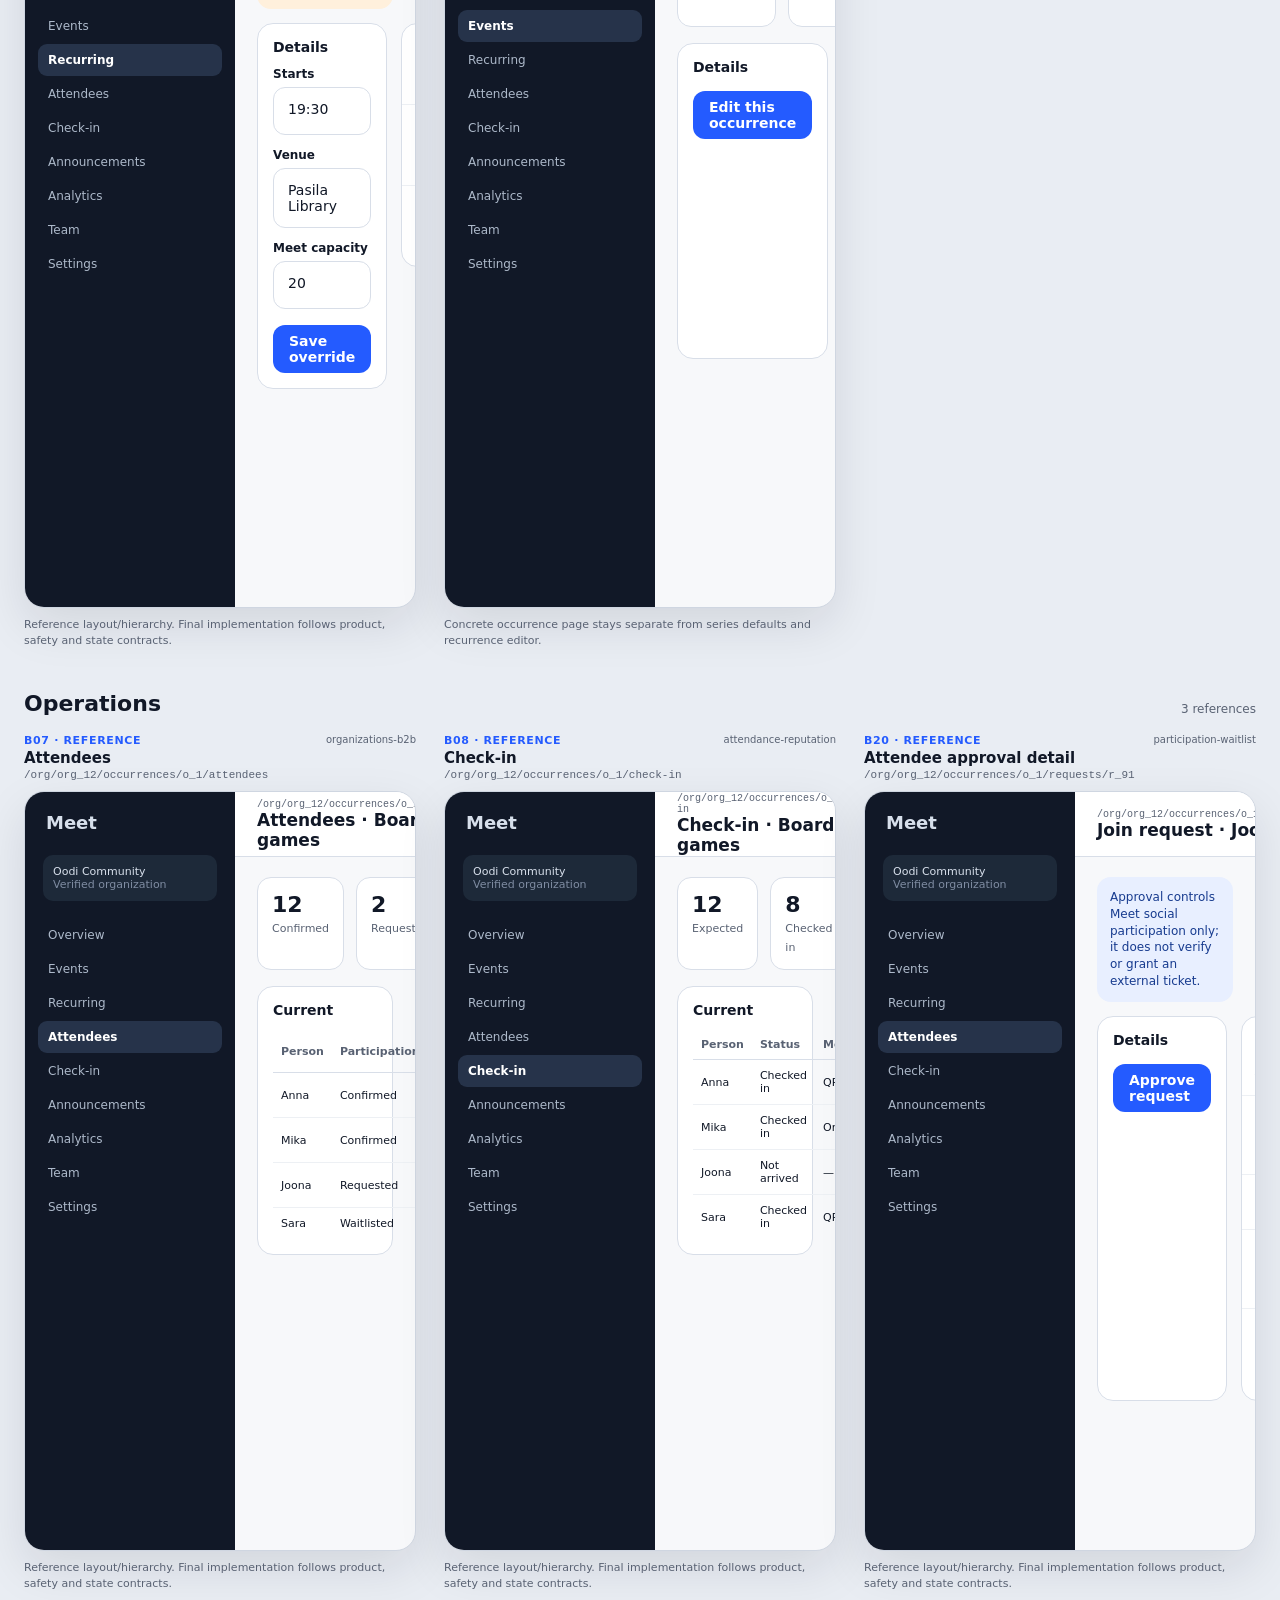
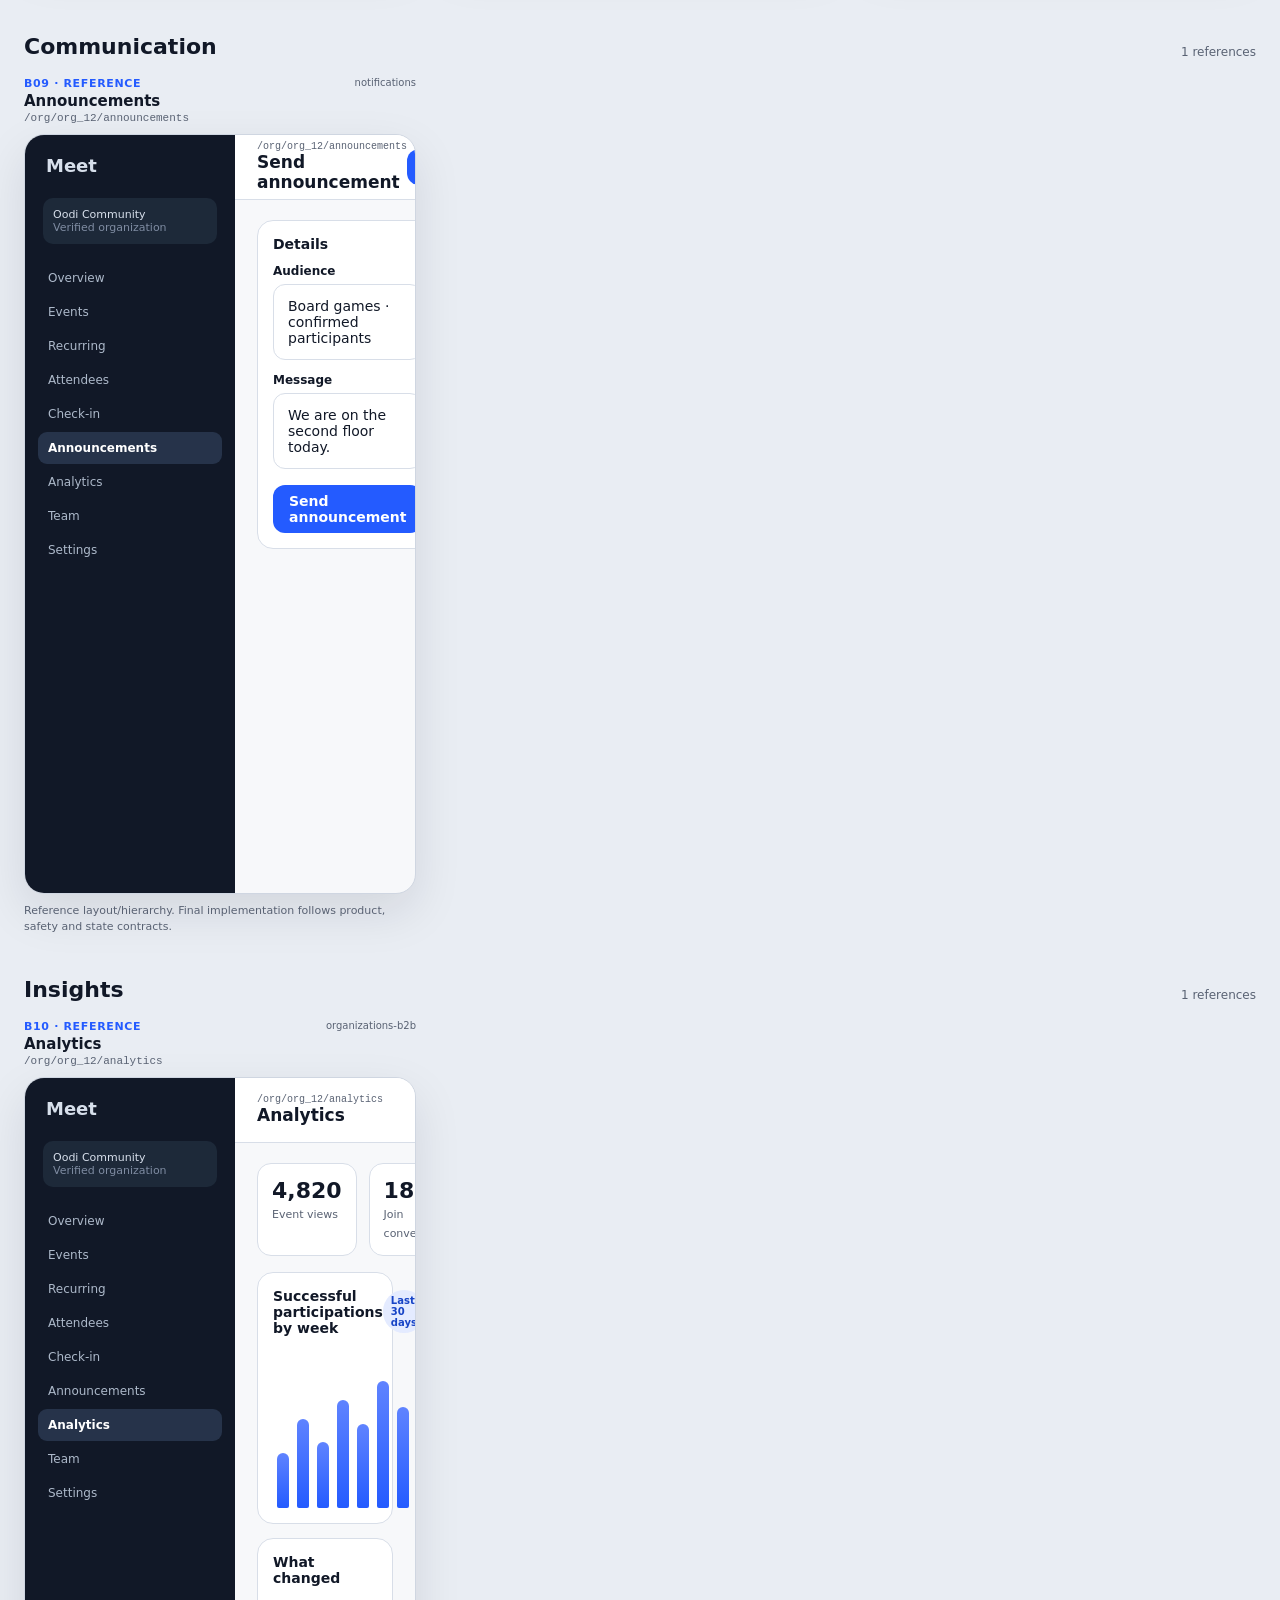
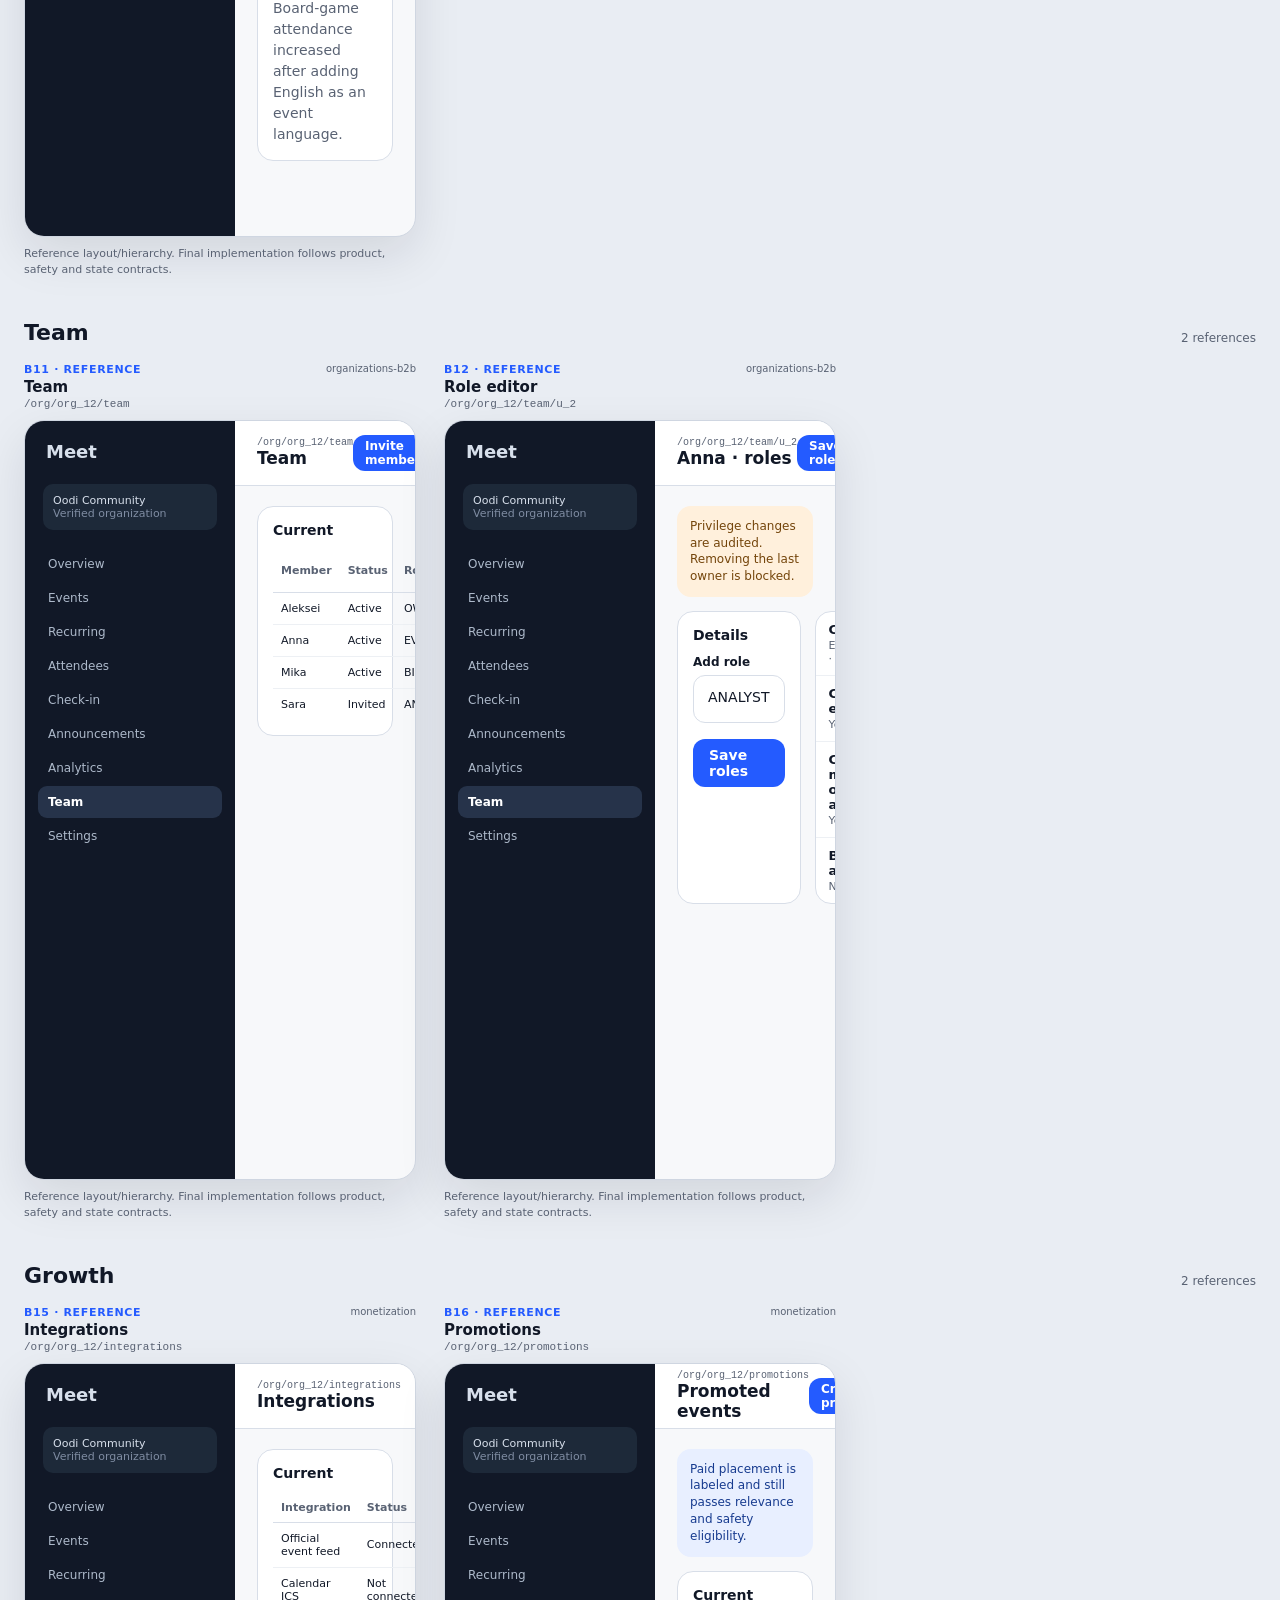
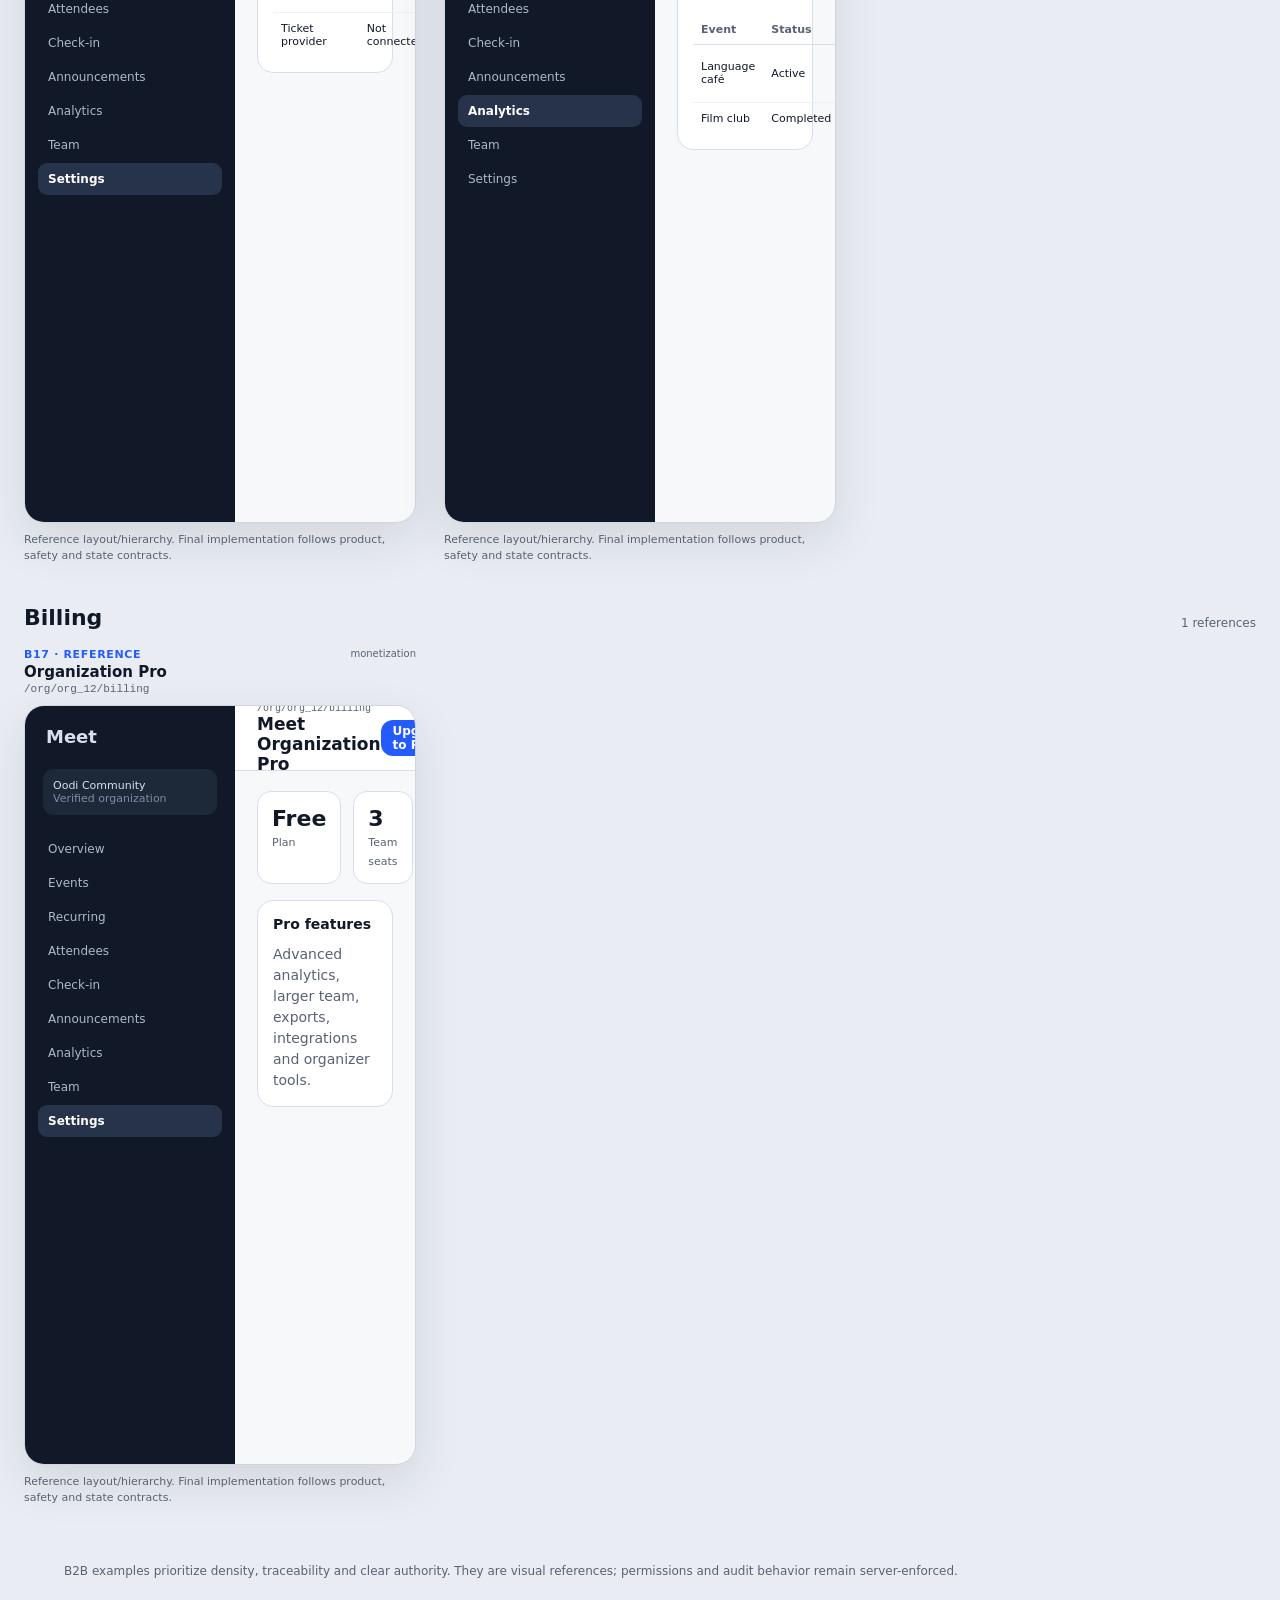
<file: design/screens/b2b.html>
<!doctype html><html lang="en"><head><meta charset="utf-8"><meta name="viewport" content="width=device-width,initial-scale=1"><title>Meet · B2B Screen References</title><link rel="stylesheet" href="prototype.css"></head><body><header class="docbar"><h1>Meet · Organization/B2B references · <span data-count></span> screens</h1><div class="nav"><a href="index.html">Index</a><a href="#organization">Organization</a><a href="#events">Events</a><a href="#operations">Operations</a><a href="#team">Team</a><a href="#insights">Insights</a></div></header><div class="intro"><h2>Organization dashboard examples</h2><p>Desktop reference surfaces for verified organizations. Ticket/admission data and Meet social participation remain visibly separate; team memberships support multiple roles.</p></div><main id="screens"></main><div class="footer-note">B2B examples prioritize density, traceability and clear authority. They are visual references; permissions and audit behavior remain server-enforced.</div><script src="prototype.js"></script><script src="b2b-data.js"></script><script src="b2b-variants-data.js"></script><script>MeetPrototype.mount('b2b')</script></body></html>
</file>
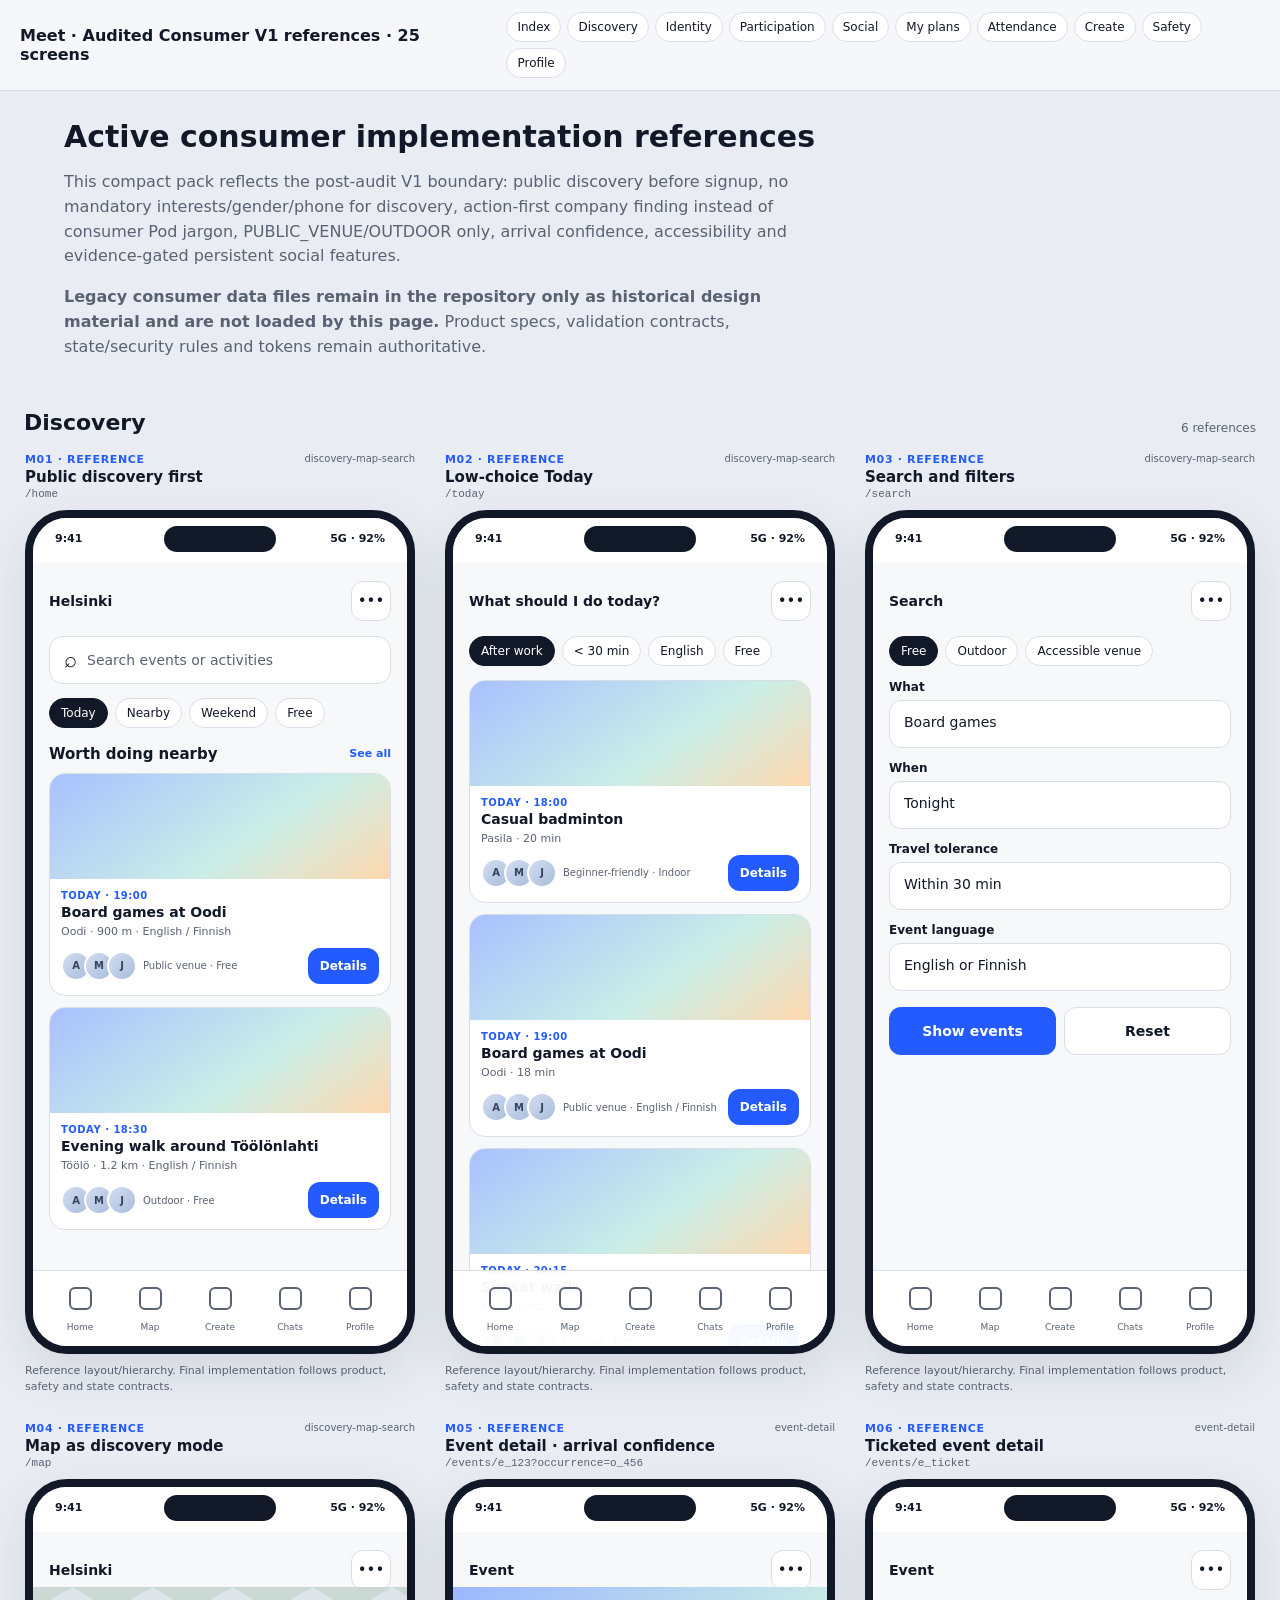
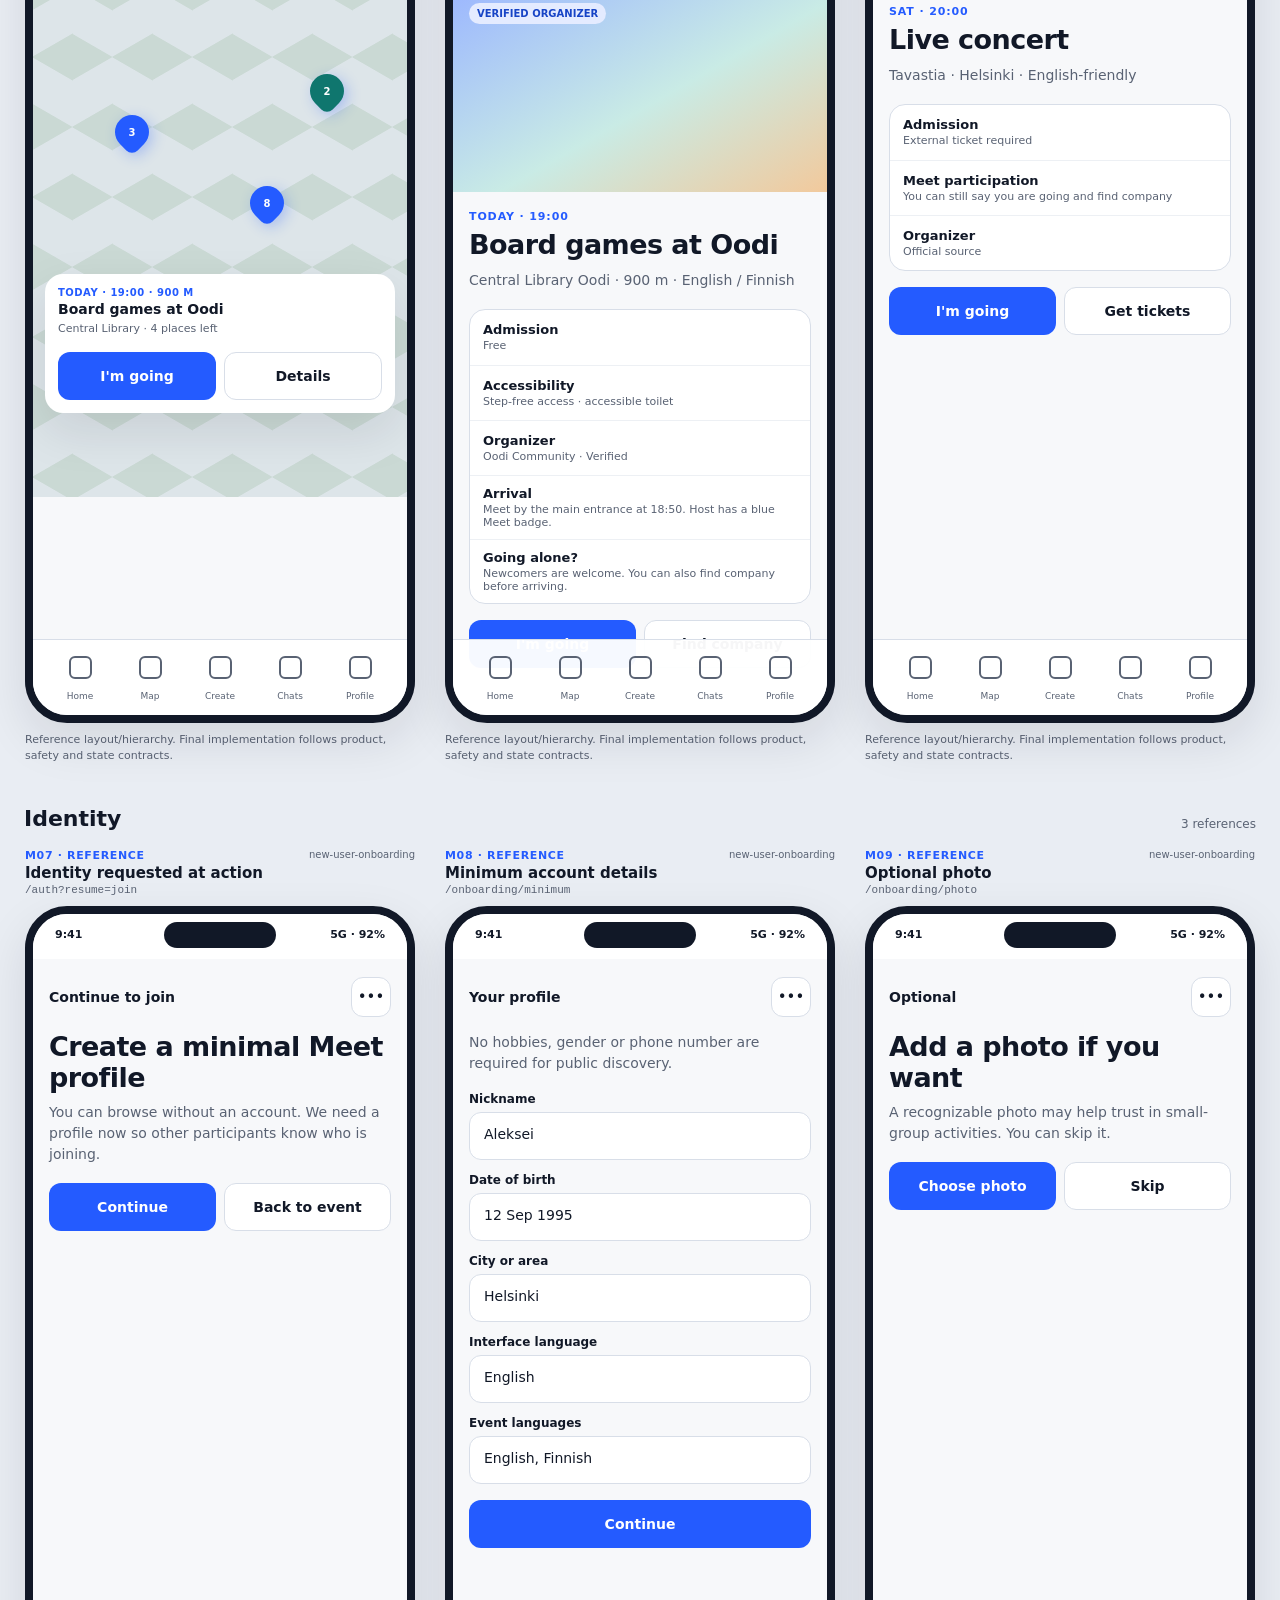
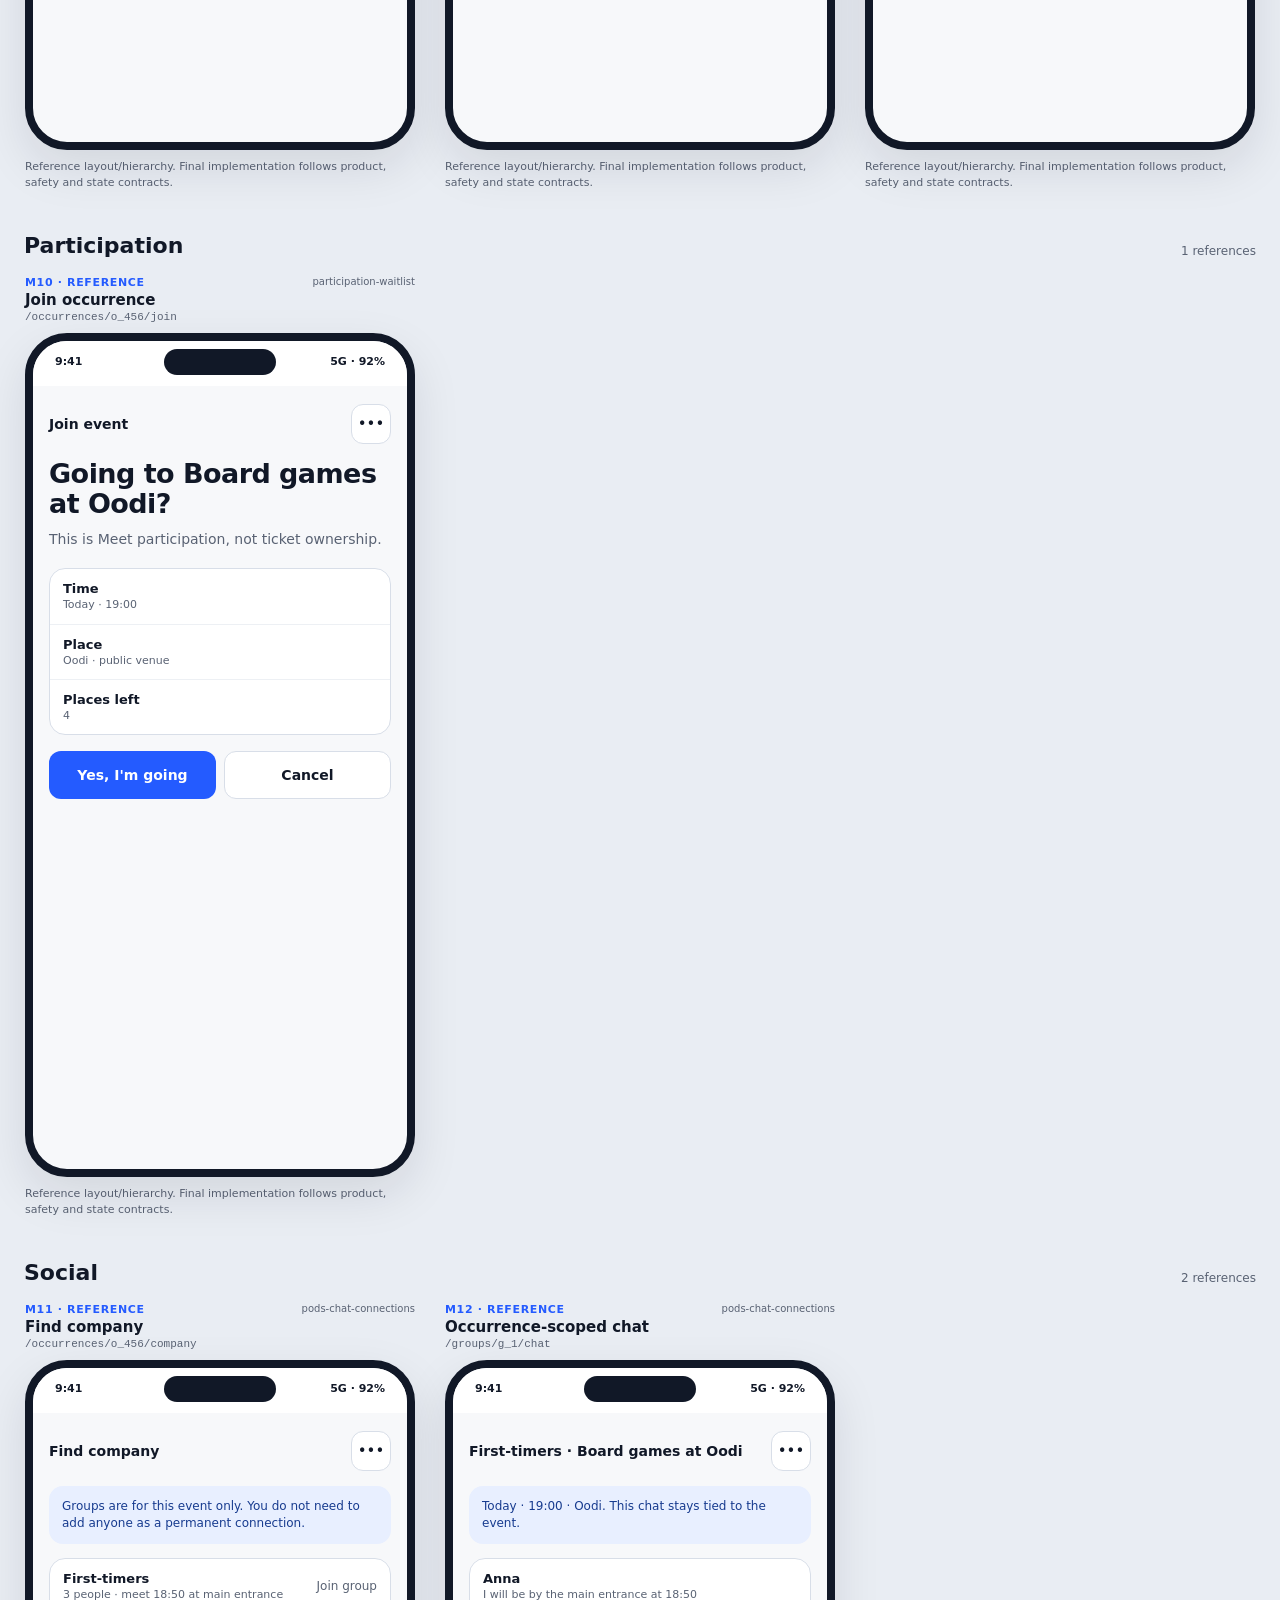
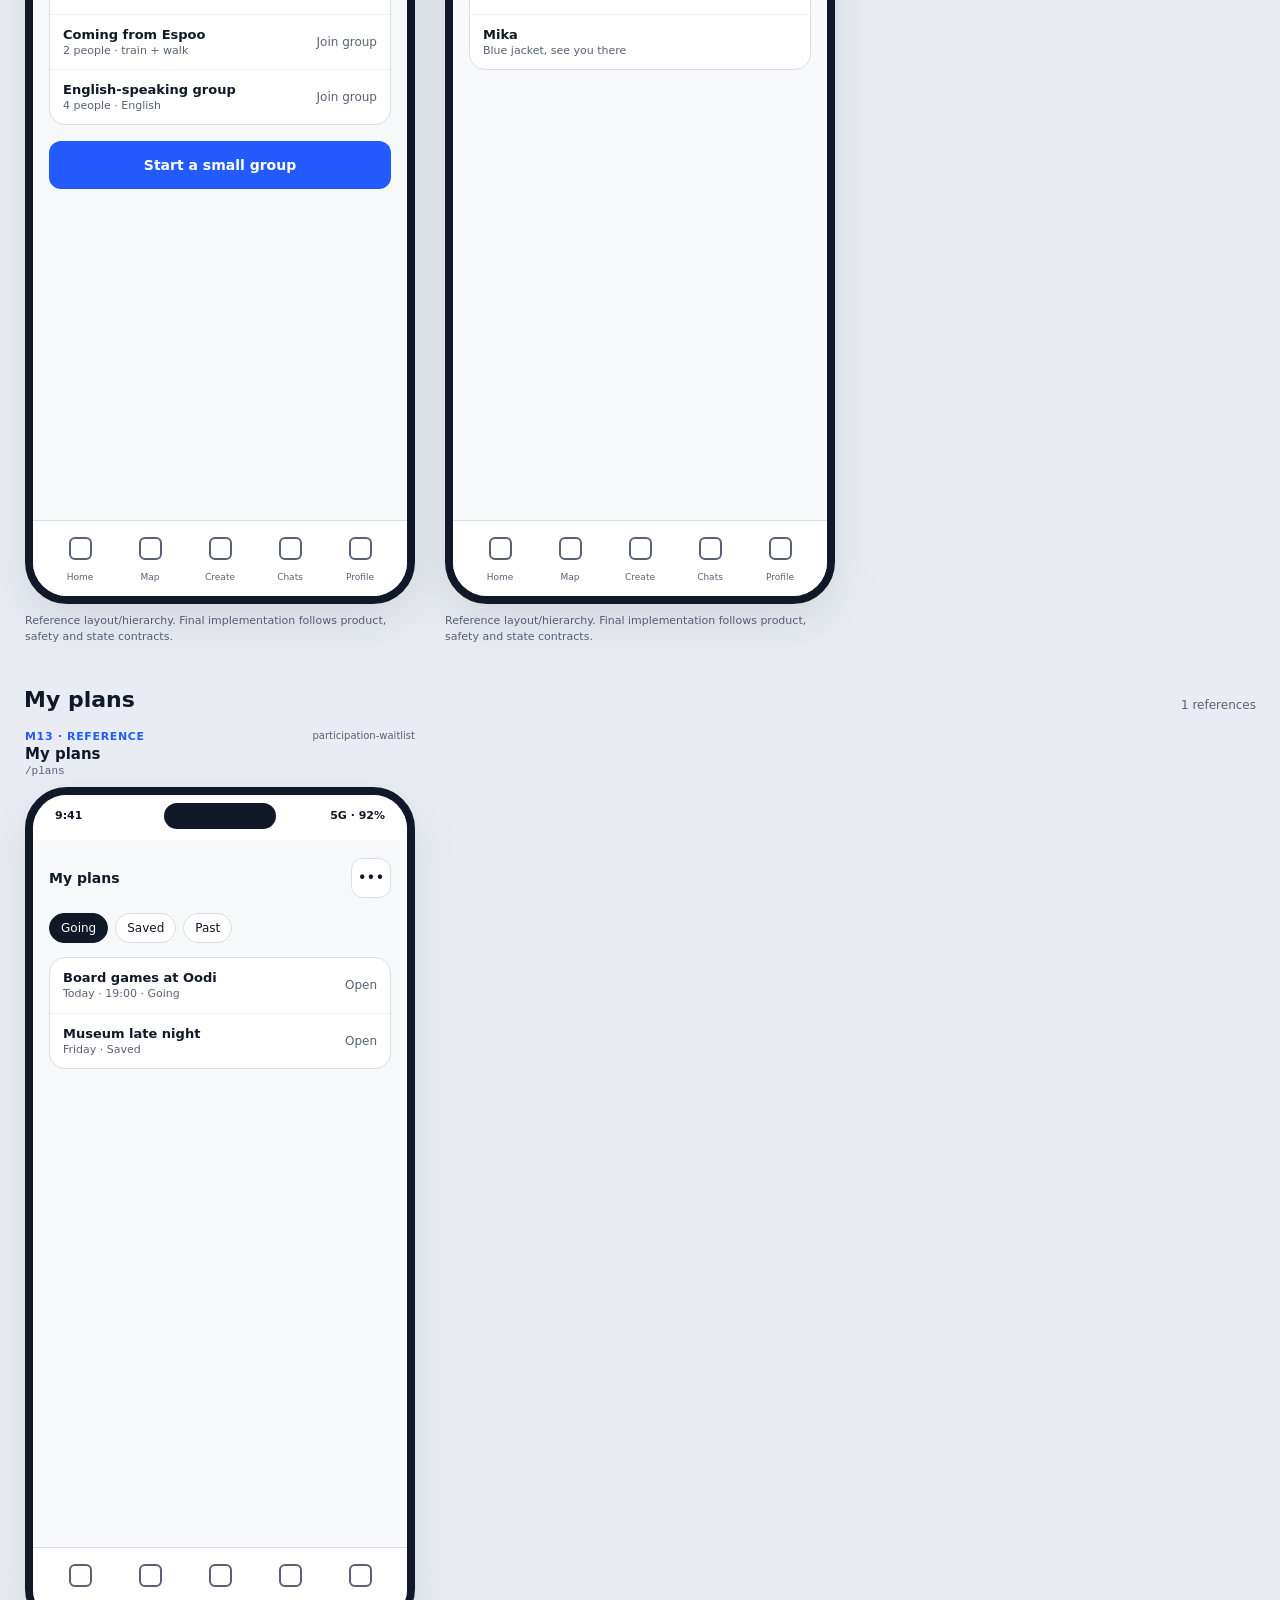
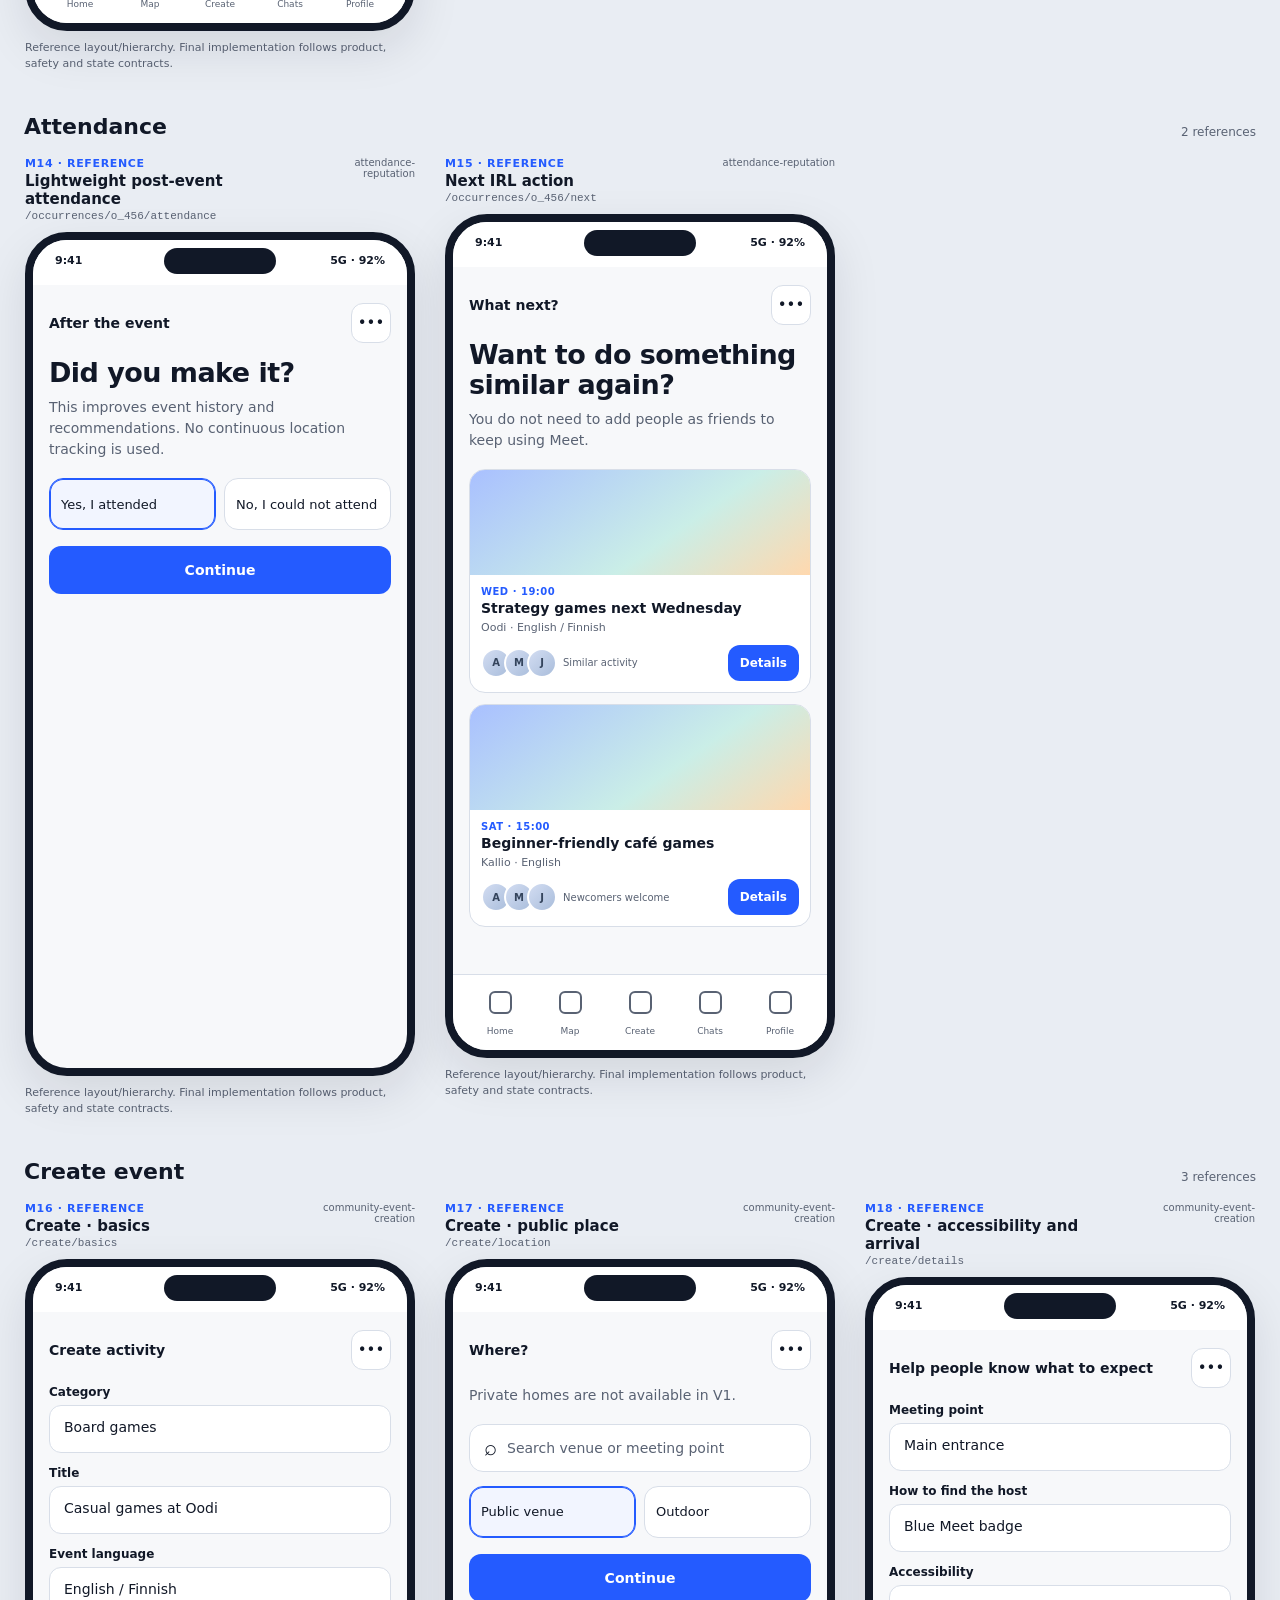
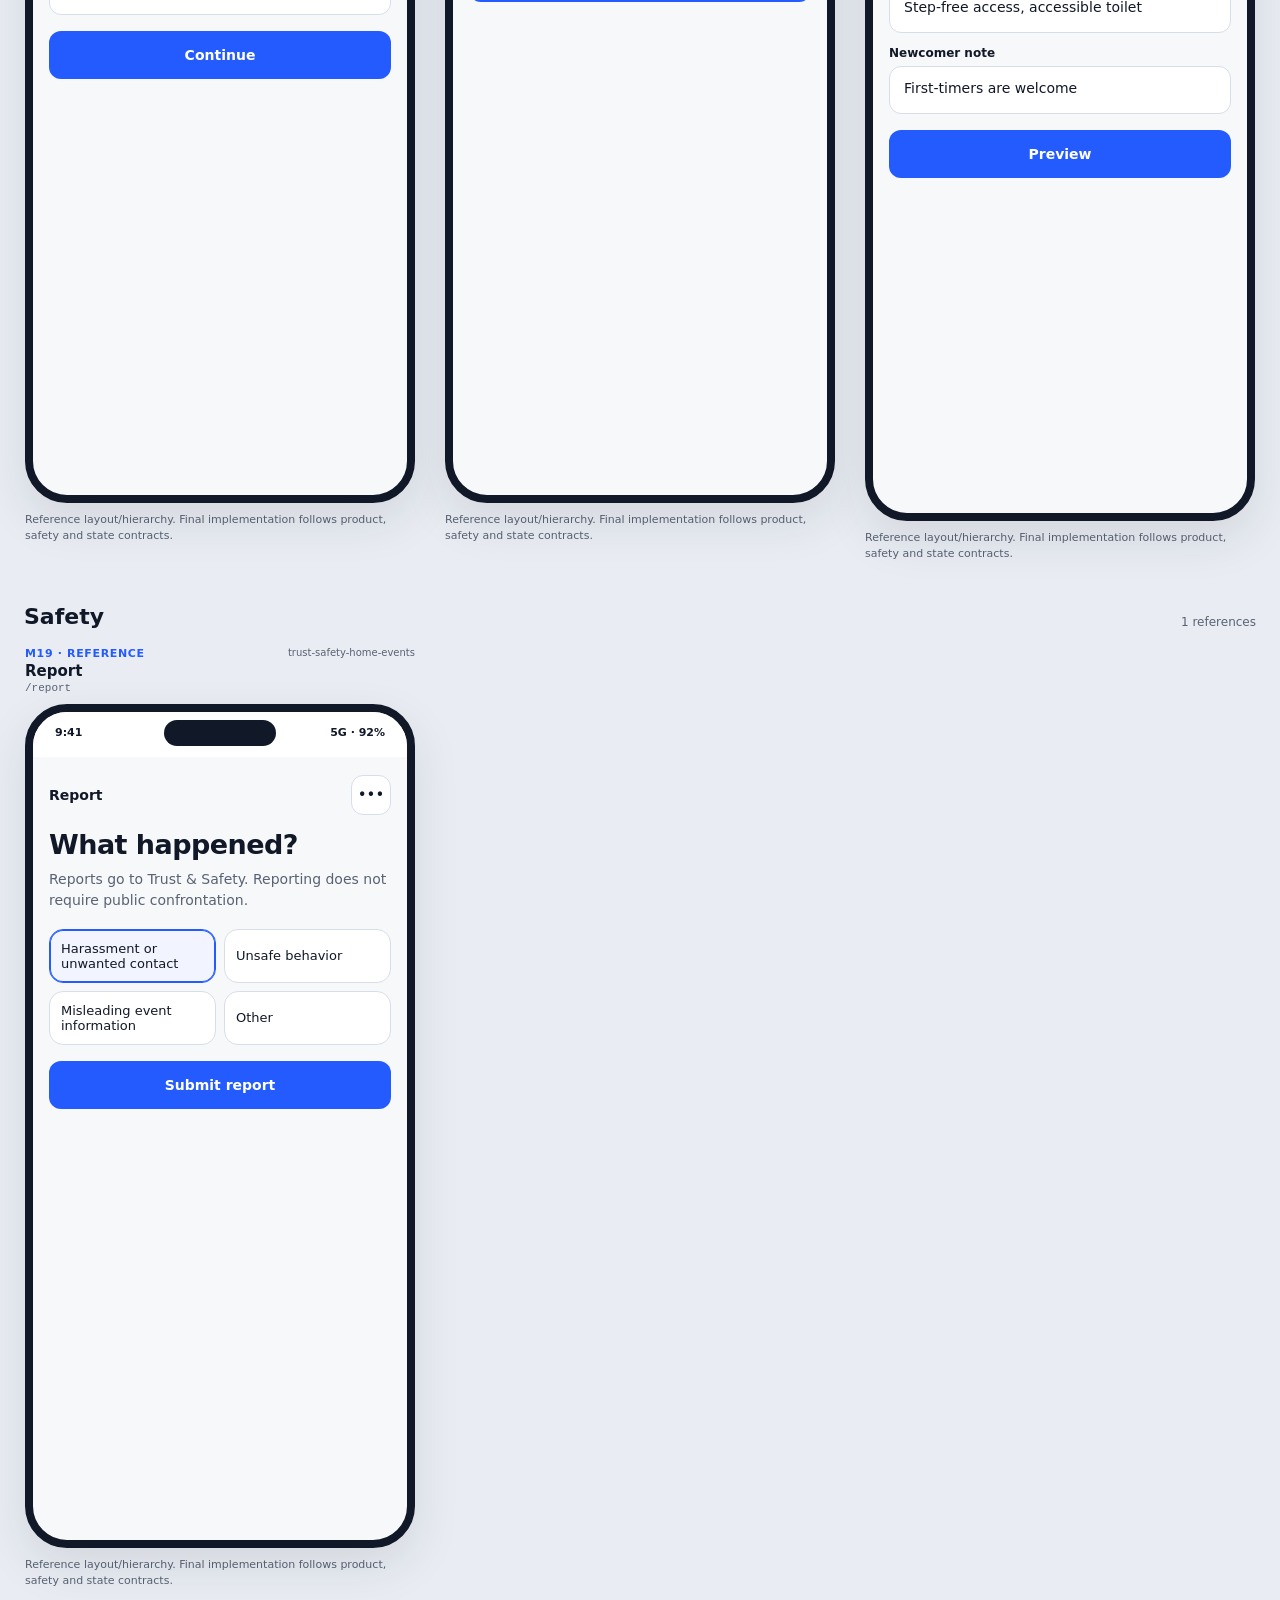
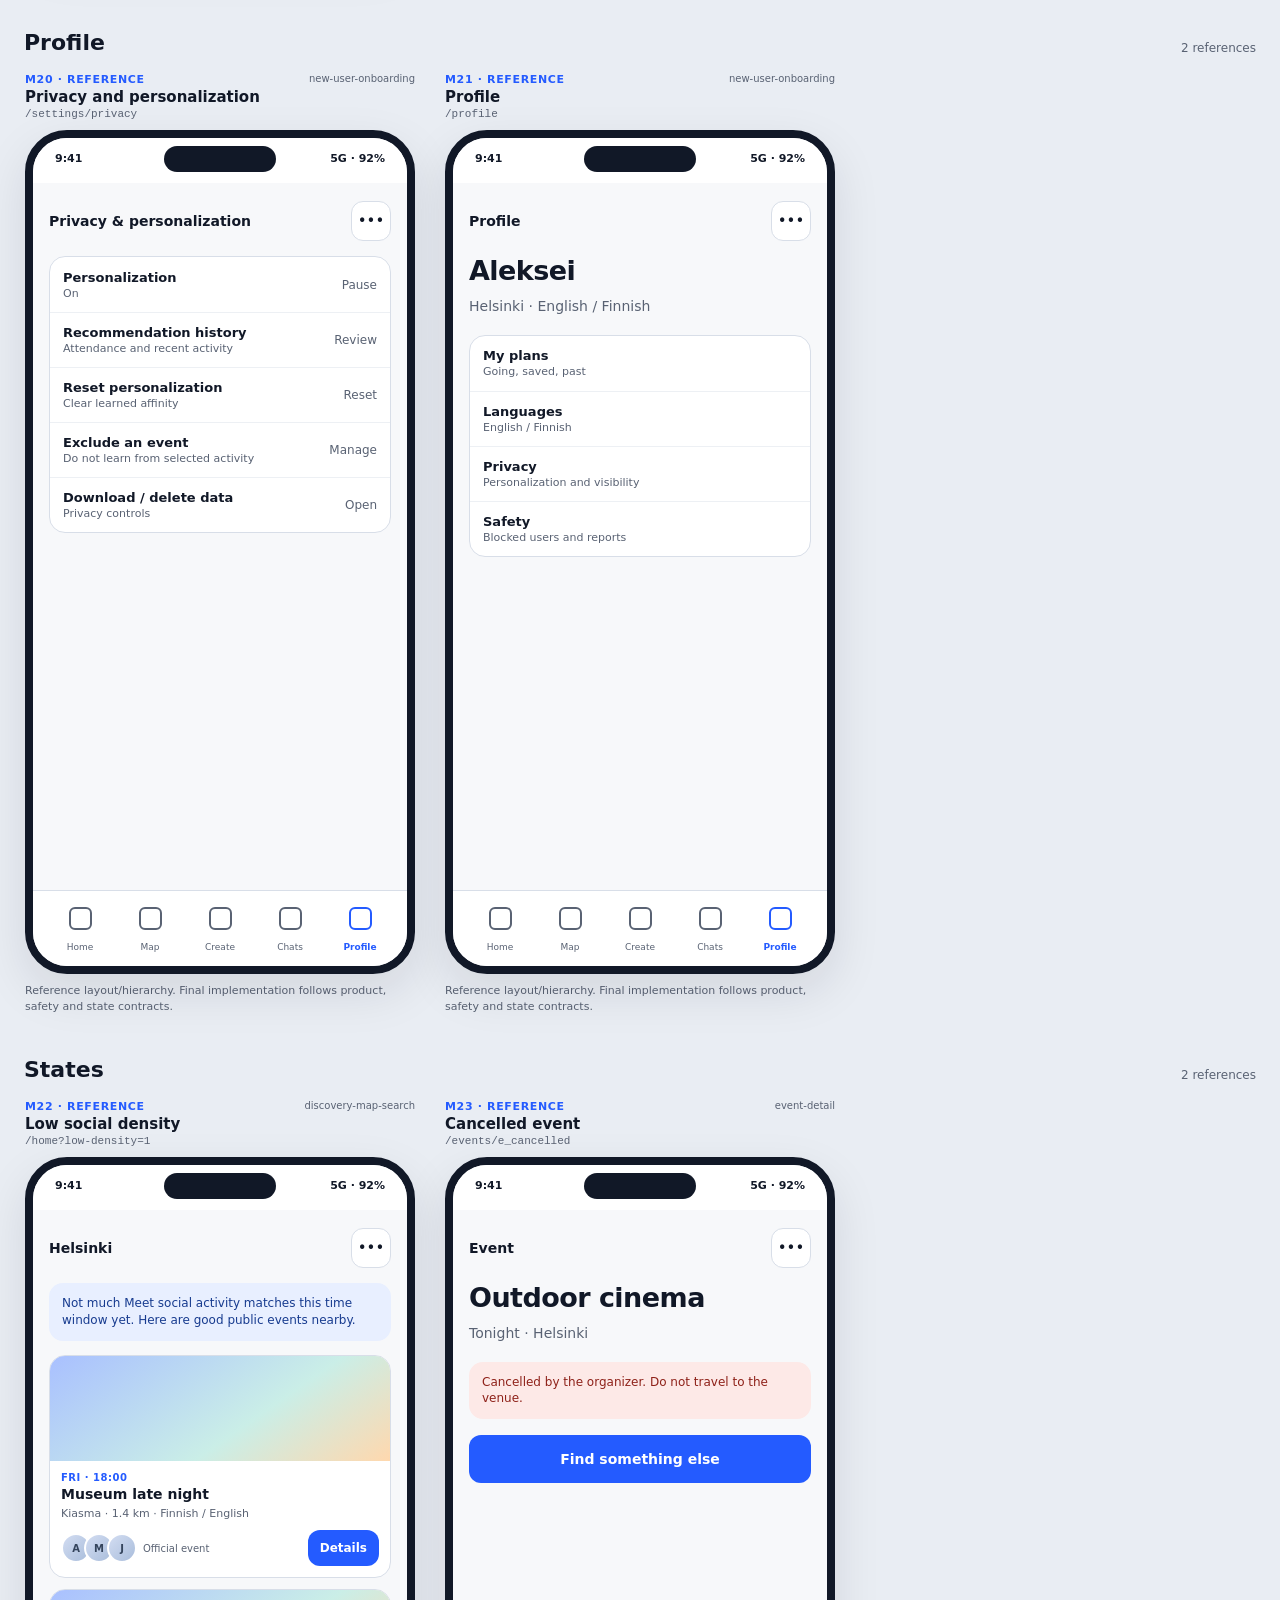
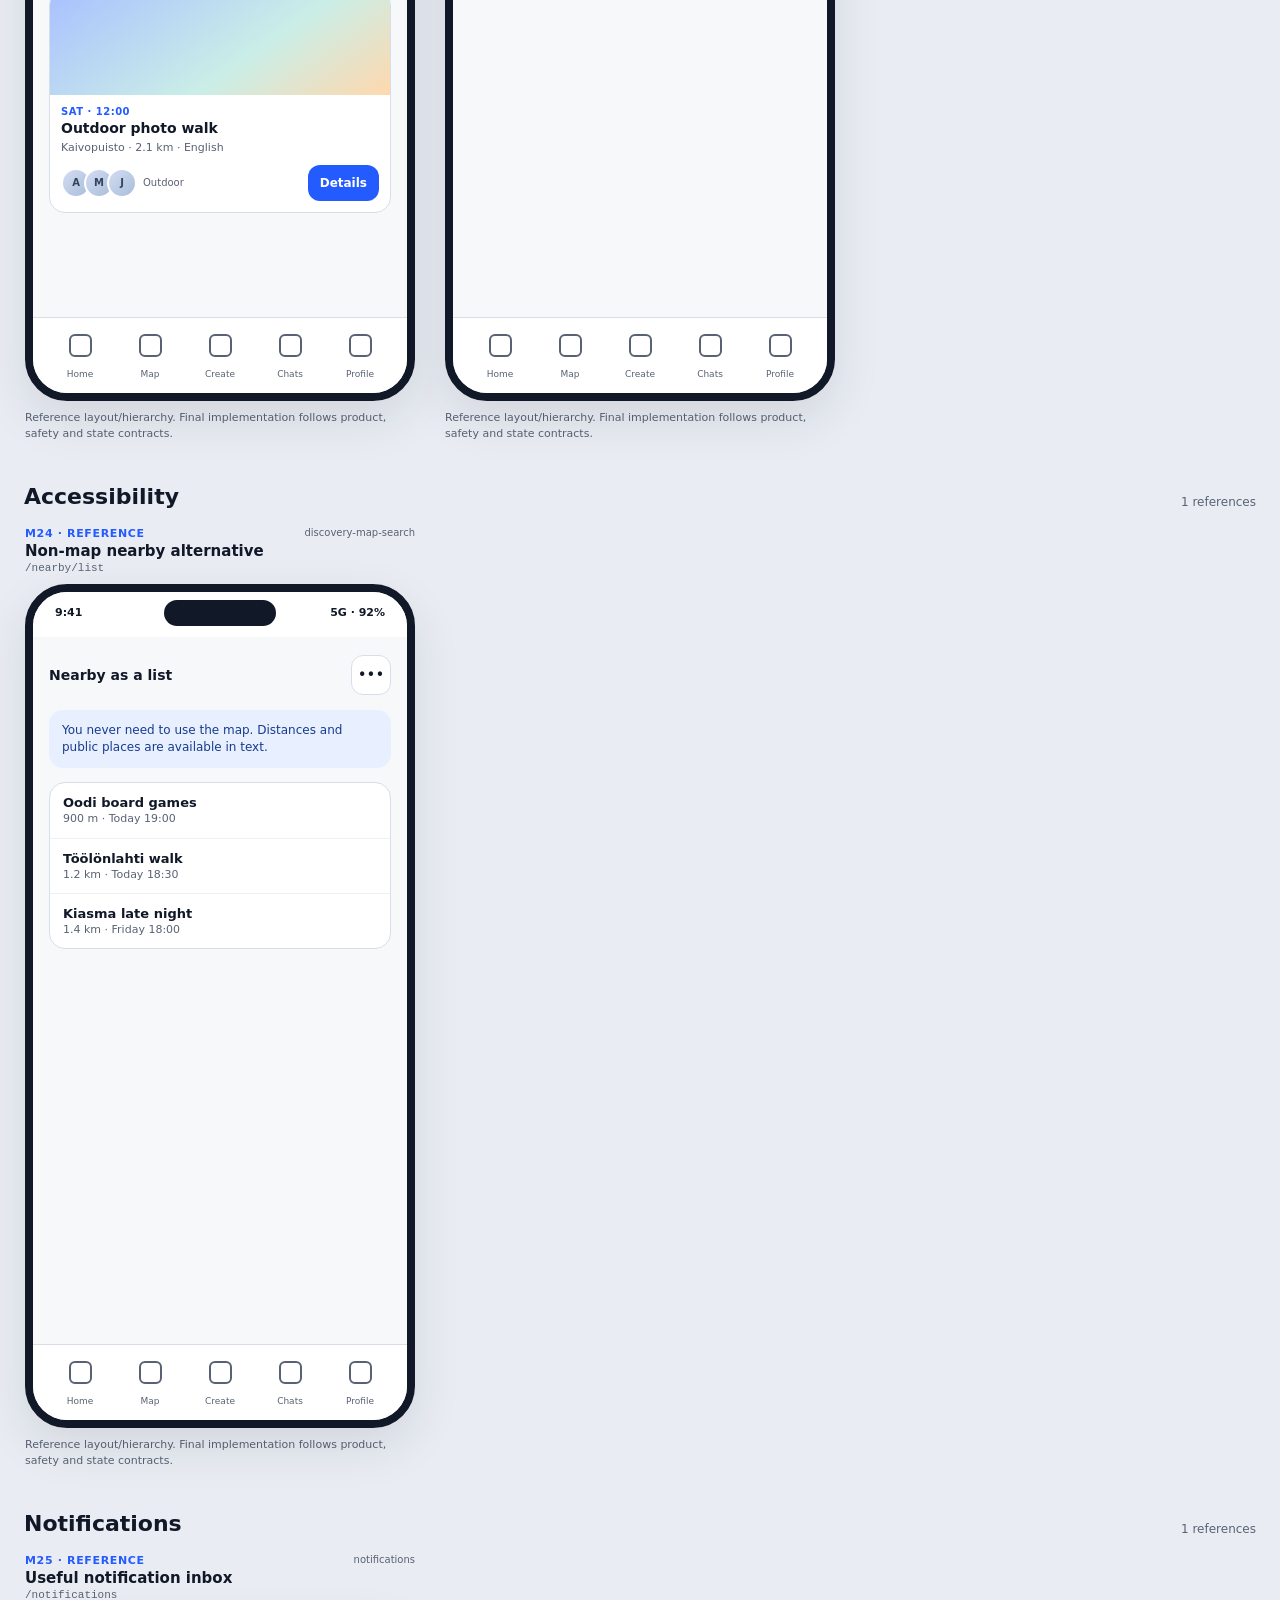
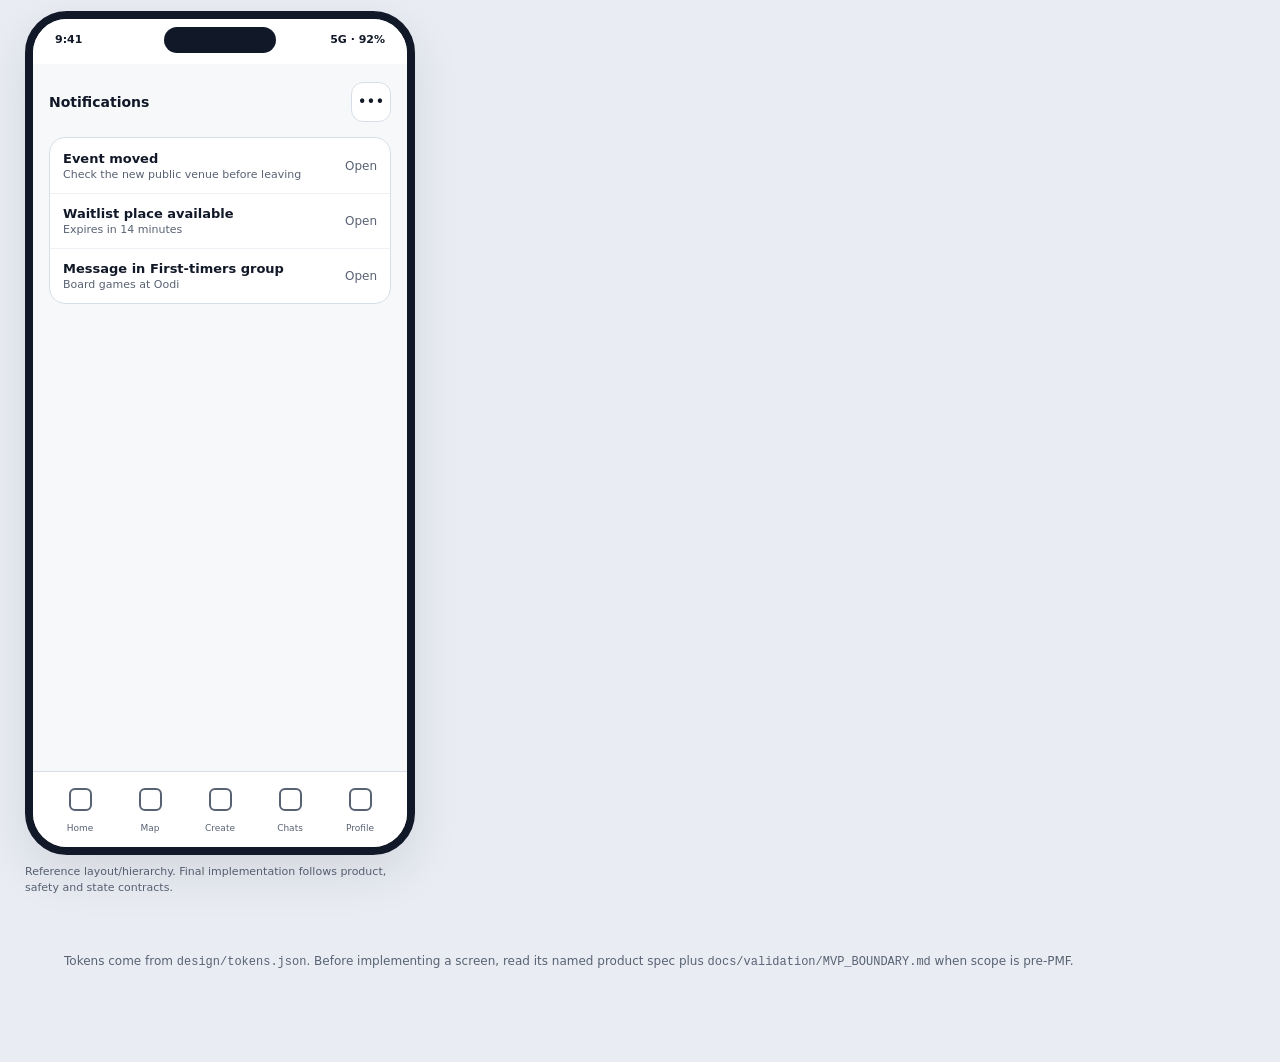
<file: design/screens/consumer.html>
<!doctype html><html lang="en"><head><meta charset="utf-8"><meta name="viewport" content="width=device-width,initial-scale=1"><title>Meet · Consumer V1 Screen References</title><link rel="stylesheet" href="prototype.css"></head><body><header class="docbar"><h1>Meet · Audited Consumer V1 references · <span data-count></span> screens</h1><div class="nav"><a href="index.html">Index</a><a href="#discovery">Discovery</a><a href="#identity">Identity</a><a href="#participation">Participation</a><a href="#social">Social</a><a href="#my-plans">My plans</a><a href="#attendance">Attendance</a><a href="#create-event">Create</a><a href="#safety">Safety</a><a href="#profile">Profile</a></div></header><div class="intro"><h2>Active consumer implementation references</h2><p>This compact pack reflects the post-audit V1 boundary: public discovery before signup, no mandatory interests/gender/phone for discovery, action-first company finding instead of consumer Pod jargon, PUBLIC_VENUE/OUTDOOR only, arrival confidence, accessibility and evidence-gated persistent social features.</p><p><strong>Legacy consumer data files remain in the repository only as historical design material and are not loaded by this page.</strong> Product specs, validation contracts, state/security rules and tokens remain authoritative.</p></div><main id="screens"></main><div class="footer-note">Tokens come from <code>design/tokens.json</code>. Before implementing a screen, read its named product spec plus <code>docs/validation/MVP_BOUNDARY.md</code> when scope is pre-PMF.</div><script src="prototype.js"></script><script src="consumer-v1-data.js"></script><script>MeetPrototype.mount('consumer')</script></body></html>
</file>
<file: design/screens/prototype.css>
:root{--bg:#F7F8FA;--surface:#FFF;--subtle:#EEF2F6;--text:#111827;--muted:#596273;--border:#D8DEE8;--primary:#245BFF;--primary-dark:#173B8F;--pine:#0F766E;--success:#167A46;--warning:#9A5B13;--danger:#B42318;--warm:#F2A65A;--shadow:0 18px 48px rgba(17,24,39,.10);--r8:8px;--r12:12px;--r16:16px;--r24:24px;--font:Inter,system-ui,-apple-system,BlinkMacSystemFont,"Segoe UI",sans-serif}*{box-sizing:border-box}html{scroll-behavior:smooth}body{margin:0;background:#e9edf3;color:var(--text);font-family:var(--font)}a{color:inherit}.docbar{position:sticky;top:0;z-index:50;display:flex;align-items:center;justify-content:space-between;gap:16px;padding:12px 20px;background:rgba(247,248,250,.94);backdrop-filter:blur(16px);border-bottom:1px solid var(--border)}.docbar h1{font-size:16px;margin:0}.docbar .nav{display:flex;flex-wrap:wrap;gap:6px}.docbar a{font-size:12px;text-decoration:none;padding:7px 10px;border:1px solid var(--border);border-radius:999px;background:var(--surface)}.intro{max-width:1200px;margin:28px auto 4px;padding:0 24px}.intro h2{font-size:30px;margin:0 0 8px}.intro p{color:var(--muted);max-width:760px;line-height:1.55}.group{max-width:1440px;margin:0 auto;padding:34px 24px 8px}.group-title{display:flex;align-items:end;justify-content:space-between;gap:16px;margin-bottom:18px}.group-title h2{font-size:22px;margin:0}.group-title span{font-size:12px;color:var(--muted)}.screen-grid{display:grid;grid-template-columns:repeat(auto-fill,minmax(360px,1fr));gap:28px;align-items:start}.spec-card{min-width:0}.spec-head{display:flex;justify-content:space-between;align-items:flex-start;gap:12px;margin:0 auto 10px;max-width:390px}.desktop-card .spec-head{max-width:none}.spec-id{font-size:11px;font-weight:700;color:var(--primary);letter-spacing:.06em}.spec-head h3{font-size:15px;margin:2px 0}.spec-route{font:11px ui-monospace,SFMono-Regular,Menlo,monospace;color:var(--muted);overflow-wrap:anywhere}.spec-source{font-size:10px;color:var(--muted);text-align:right;max-width:130px}.phone{width:390px;height:844px;max-width:100%;margin:auto;background:var(--bg);border:8px solid #111827;border-radius:42px;overflow:hidden;box-shadow:var(--shadow);position:relative}.phone:before{content:"";position:absolute;z-index:8;top:8px;left:50%;transform:translateX(-50%);width:112px;height:26px;background:#111827;border-radius:16px}.statusbar{height:45px;padding:14px 22px 0;font-size:11px;font-weight:700;display:flex;justify-content:space-between;background:var(--surface)}.phone-main{height:calc(100% - 45px);overflow:hidden;display:flex;flex-direction:column}.screen-content{flex:1;overflow:hidden;padding:18px 16px 92px}.screen-content.no-nav{padding-bottom:24px}.mobile-top{display:flex;align-items:center;justify-content:space-between;gap:12px;margin-bottom:15px}.mobile-top .place{font-size:14px;font-weight:700}.icon-btn{width:40px;height:40px;border-radius:12px;border:1px solid var(--border);background:var(--surface);display:grid;place-items:center;font-size:15px}.searchbox{height:48px;border:1px solid var(--border);border-radius:14px;background:var(--surface);display:flex;align-items:center;gap:10px;padding:0 14px;color:var(--muted);font-size:14px;margin-bottom:14px}.searchbox:before{content:"⌕";font-size:22px;color:var(--text)}.chips{display:flex;gap:7px;overflow:hidden;margin:0 0 14px}.chip{white-space:nowrap;padding:7px 11px;border:1px solid var(--border);background:var(--surface);border-radius:999px;font-size:12px}.chip.active{background:var(--text);border-color:var(--text);color:white}.eyebrow{font-size:11px;letter-spacing:.08em;text-transform:uppercase;color:var(--primary);font-weight:800;margin-bottom:7px}.hero-title{font-size:27px;line-height:1.12;margin:0 0 9px;letter-spacing:-.02em}.body-copy{font-size:14px;line-height:1.5;color:var(--muted);margin:0 0 18px}.progress{height:4px;background:#dfe4eb;border-radius:999px;overflow:hidden;margin-bottom:24px}.progress>span{display:block;height:100%;background:var(--primary)}.hero-art{height:190px;border-radius:22px;margin:4px 0 22px;background:linear-gradient(135deg,#d9e4ff,#d8f1ed 55%,#ffe4c4);position:relative;overflow:hidden}.hero-art:before,.hero-art:after{content:"";position:absolute;border-radius:999px;background:rgba(36,91,255,.18)}.hero-art:before{width:180px;height:180px;right:-40px;top:-50px}.hero-art:after{width:120px;height:120px;left:30px;bottom:-45px;background:rgba(15,118,110,.22)}.event-hero{height:205px;margin:-18px -16px 18px;background:linear-gradient(150deg,#9bb6ff,#c9ebe5 55%,#f2c99c);position:relative}.event-hero .badge{position:absolute;top:16px;left:16px}.badge{display:inline-flex;align-items:center;padding:5px 8px;border-radius:999px;background:var(--subtle);font-size:10px;font-weight:700;color:var(--muted)}.badge.blue{background:#e4ebff;color:#1744c6}.badge.green{background:#dff2eb;color:#0d654a}.badge.red{background:#fde7e5;color:#9f2018}.badge.amber{background:#fff0db;color:#81500f}.field{margin:0 0 13px}.field label{display:block;font-size:12px;font-weight:700;margin-bottom:6px}.input{min-height:48px;border:1px solid var(--border);border-radius:12px;background:var(--surface);padding:13px 14px;font-size:14px;color:var(--text)}.input.placeholder{color:#8d97a7}.choice-grid{display:grid;grid-template-columns:1fr 1fr;gap:8px;margin-bottom:16px}.choice{min-height:52px;border:1px solid var(--border);border-radius:14px;background:var(--surface);display:flex;align-items:center;padding:11px;font-size:13px}.choice.selected{border-color:var(--primary);box-shadow:inset 0 0 0 1px var(--primary);background:#f2f5ff}.banner{border-radius:14px;padding:12px 13px;margin-bottom:14px;background:#e8efff;color:#173b8f;font-size:12px;line-height:1.4}.banner.green{background:#e2f2ed;color:#0c6249}.banner.red{background:#fde9e7;color:#8e2119}.banner.amber{background:#fff0dc;color:#74450b}.section-label{display:flex;justify-content:space-between;align-items:center;font-size:15px;font-weight:800;margin:17px 0 10px}.section-label a{font-size:11px;color:var(--primary);text-decoration:none}.event-card{background:var(--surface);border:1px solid var(--border);border-radius:16px;overflow:hidden;margin-bottom:11px}.event-thumb{height:105px;background:linear-gradient(145deg,#a9c0ff,#caeee7 60%,#ffd8ae)}.event-info{padding:11px}.event-kicker{font-size:10px;font-weight:800;color:var(--primary);text-transform:uppercase;letter-spacing:.05em}.event-title{font-size:14px;font-weight:800;margin:3px 0 4px}.event-meta{font-size:11px;color:var(--muted);line-height:1.4}.event-foot{display:flex;justify-content:space-between;align-items:center;margin-top:9px}.facepile{display:flex;align-items:center}.avatar{width:30px;height:30px;border-radius:50%;background:linear-gradient(135deg,#d3ddf2,#a9bddb);border:2px solid white;display:grid;place-items:center;color:#34445c;font-size:10px;font-weight:800}.facepile .avatar{margin-left:-7px}.facepile .avatar:first-child{margin-left:0}.mini{font-size:10px;color:var(--muted);margin-left:6px}.btn{min-height:48px;border:0;border-radius:12px;padding:0 16px;background:var(--primary);color:white;font-weight:800;font-size:14px;display:flex;align-items:center;justify-content:center;text-decoration:none}.btn.secondary{background:var(--surface);color:var(--text);border:1px solid var(--border)}.btn.danger{background:var(--danger)}.btn.compact{min-height:36px;padding:0 12px;font-size:12px}.actions{display:grid;grid-template-columns:1fr;gap:8px;margin-top:16px}.actions.two{grid-template-columns:1fr 1fr}.row-list{border:1px solid var(--border);border-radius:16px;background:var(--surface);overflow:hidden;margin-bottom:14px}.row{min-height:55px;display:flex;align-items:center;justify-content:space-between;gap:10px;padding:10px 13px;border-top:1px solid #edf0f4}.row:first-child{border-top:0}.row-main{min-width:0}.row-title{font-size:13px;font-weight:700}.row-meta{font-size:11px;color:var(--muted);margin-top:2px}.row-value{font-size:12px;color:var(--muted);text-align:right}.stats{display:grid;grid-template-columns:repeat(3,1fr);gap:8px;margin-bottom:14px}.stat{background:var(--surface);border:1px solid var(--border);border-radius:14px;padding:11px}.stat b{display:block;font-size:17px}.stat span{font-size:10px;color:var(--muted)}.bottom-nav{position:absolute;z-index:6;left:0;right:0;bottom:0;height:76px;padding:8px 12px 14px;background:rgba(255,255,255,.96);border-top:1px solid var(--border);display:grid;grid-template-columns:repeat(5,1fr)}.nav-item{font-size:9px;color:var(--muted);text-align:center;display:flex;flex-direction:column;justify-content:center;gap:4px}.nav-item:before{content:"";width:19px;height:19px;margin:auto;border:2px solid currentColor;border-radius:6px}.nav-item.active{color:var(--primary);font-weight:800}.mapbox{height:510px;margin:-18px -16px 0;background-color:#dde5e9;background-image:linear-gradient(30deg,#cad9d4 12%,transparent 12.5%,transparent 87%,#cad9d4 87.5%,#cad9d4),linear-gradient(150deg,#cad9d4 12%,transparent 12.5%,transparent 87%,#cad9d4 87.5%,#cad9d4),linear-gradient(30deg,#cad9d4 12%,transparent 12.5%,transparent 87%,#cad9d4 87.5%,#cad9d4),linear-gradient(150deg,#cad9d4 12%,transparent 12.5%,transparent 87%,#cad9d4 87.5%,#cad9d4);background-size:80px 140px;background-position:0 0,0 0,40px 70px,40px 70px;position:relative}.pin{position:absolute;width:34px;height:34px;border-radius:50% 50% 50% 8px;transform:rotate(-45deg);background:var(--primary);box-shadow:0 5px 14px rgba(36,91,255,.28)}.pin span{transform:rotate(45deg);display:grid;place-items:center;width:100%;height:100%;color:white;font-size:10px;font-weight:800}.map-card{position:absolute;left:12px;right:12px;bottom:84px;background:var(--surface);border-radius:18px;padding:13px;box-shadow:var(--shadow)}.message-list{display:flex;flex-direction:column;gap:8px;padding-top:4px}.message{max-width:78%;padding:9px 11px;border-radius:15px;background:var(--surface);border:1px solid var(--border);font-size:12px;line-height:1.4}.message.me{align-self:flex-end;background:#e7edff;border-color:#ccd8ff}.message .time{display:block;font-size:9px;color:var(--muted);margin-top:3px}.composer{margin-top:auto;display:flex;gap:7px}.composer .input{flex:1}.profile-head{text-align:center;margin-bottom:16px}.profile-head .avatar{width:80px;height:80px;margin:0 auto 9px;font-size:22px}.profile-head h2{font-size:21px;margin:0}.profile-head p{font-size:12px;color:var(--muted);margin:4px 0}.illustration{height:160px;border-radius:20px;background:linear-gradient(135deg,#e7edff,#def3ef);display:grid;place-items:center;margin-bottom:18px;color:var(--muted);font-size:13px}.desktop-shell{width:1180px;max-width:100%;height:760px;margin:auto;background:var(--bg);border:1px solid #cfd6e1;border-radius:20px;overflow:hidden;box-shadow:var(--shadow);display:grid;grid-template-columns:210px 1fr}.side{padding:20px 13px;background:#111827;color:#d7dfeb}.brand{font-weight:900;font-size:18px;margin:0 8px 22px}.org-pill{margin:0 5px 18px;padding:10px;border-radius:10px;background:#1d2939;font-size:11px}.side-item{padding:9px 10px;border-radius:9px;font-size:12px;margin:2px 0;color:#adb9ca}.side-item.active{background:#26334a;color:white;font-weight:800}.desktop-main{overflow:hidden}.desk-top{height:65px;padding:0 22px;background:var(--surface);border-bottom:1px solid var(--border);display:flex;align-items:center;justify-content:space-between}.desk-top h2{font-size:17px;margin:0}.desk-body{padding:20px 22px;overflow:hidden;height:calc(100% - 65px)}.desk-stats{display:grid;grid-template-columns:repeat(4,1fr);gap:12px;margin-bottom:16px}.desk-stat{background:var(--surface);border:1px solid var(--border);border-radius:14px;padding:14px}.desk-stat strong{display:block;font-size:22px}.desk-stat span{font-size:11px;color:var(--muted)}.panel{background:var(--surface);border:1px solid var(--border);border-radius:16px;padding:15px;margin-bottom:14px}.panel-head{display:flex;align-items:center;justify-content:space-between;margin-bottom:12px}.panel-head h3{font-size:14px;margin:0}.table{width:100%;border-collapse:collapse;font-size:11px}.table th{text-align:left;color:var(--muted);font-weight:700;padding:8px;border-bottom:1px solid var(--border)}.table td{padding:9px 8px;border-bottom:1px solid #edf0f4;vertical-align:middle}.table tr:last-child td{border-bottom:0}.role-chip{display:inline-flex;padding:4px 6px;border-radius:999px;background:#e8eefc;color:#2447a7;font-size:9px;font-weight:800;margin:1px}.chart{height:160px;display:flex;align-items:end;gap:8px;padding:16px 4px 0}.bar{flex:1;min-width:12px;border-radius:6px 6px 2px 2px;background:linear-gradient(#5f83ff,#245BFF)}.split{display:grid;grid-template-columns:1.15fr .85fr;gap:14px}.code-meta{font:10px ui-monospace,SFMono-Regular,Menlo,monospace;color:var(--muted)}.danger-zone{border:1px solid #f0c6c2;background:#fff8f7}.prototype-note{font-size:11px;line-height:1.45;color:var(--muted);margin:9px auto 0;max-width:390px}.desktop-card .prototype-note{max-width:none}.footer-note{max-width:1200px;margin:30px auto 60px;padding:18px 24px;color:var(--muted);font-size:12px;line-height:1.6}@media(max-width:760px){.docbar{align-items:flex-start;flex-direction:column}.screen-grid{grid-template-columns:1fr}.group{padding-left:12px;padding-right:12px}.phone{transform-origin:top center}.desktop-shell{width:1100px;transform:scale(.54);transform-origin:top left;margin-bottom:-350px}.desktop-card{overflow:hidden}}
</file>
